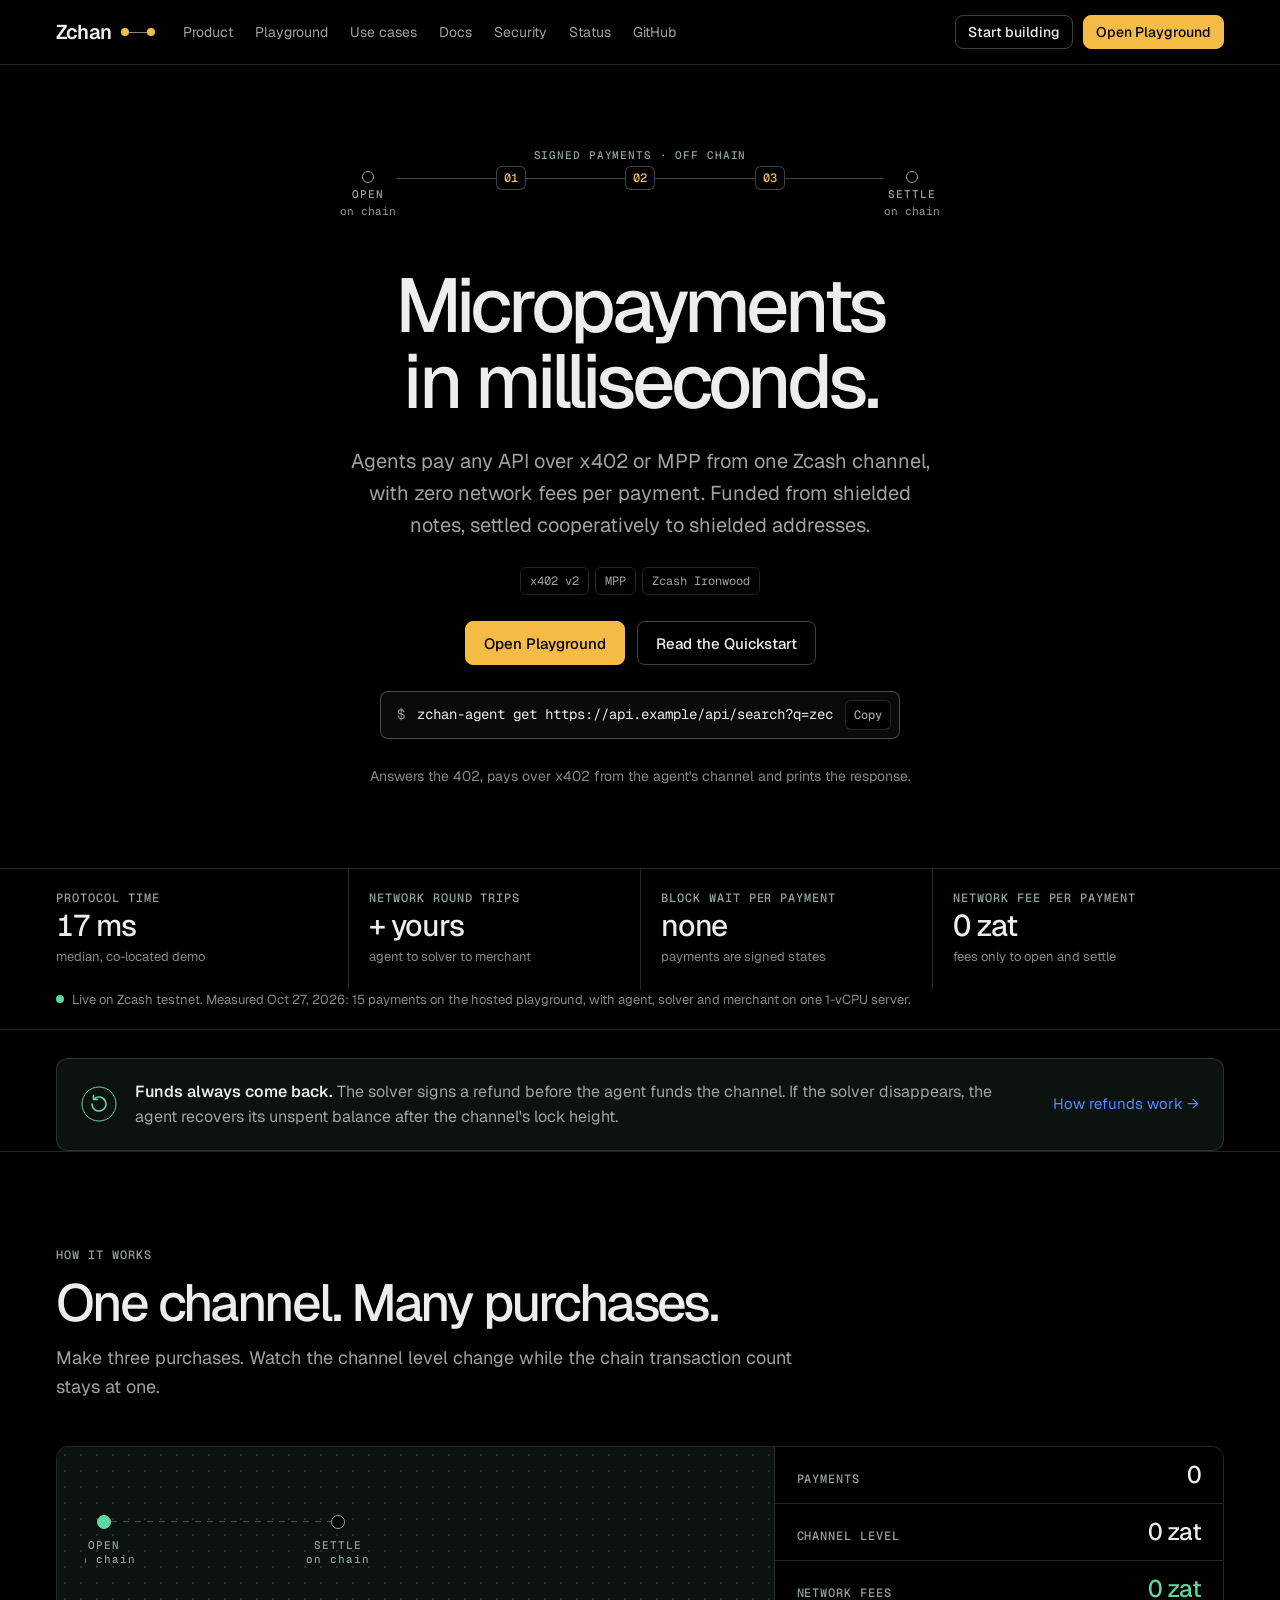
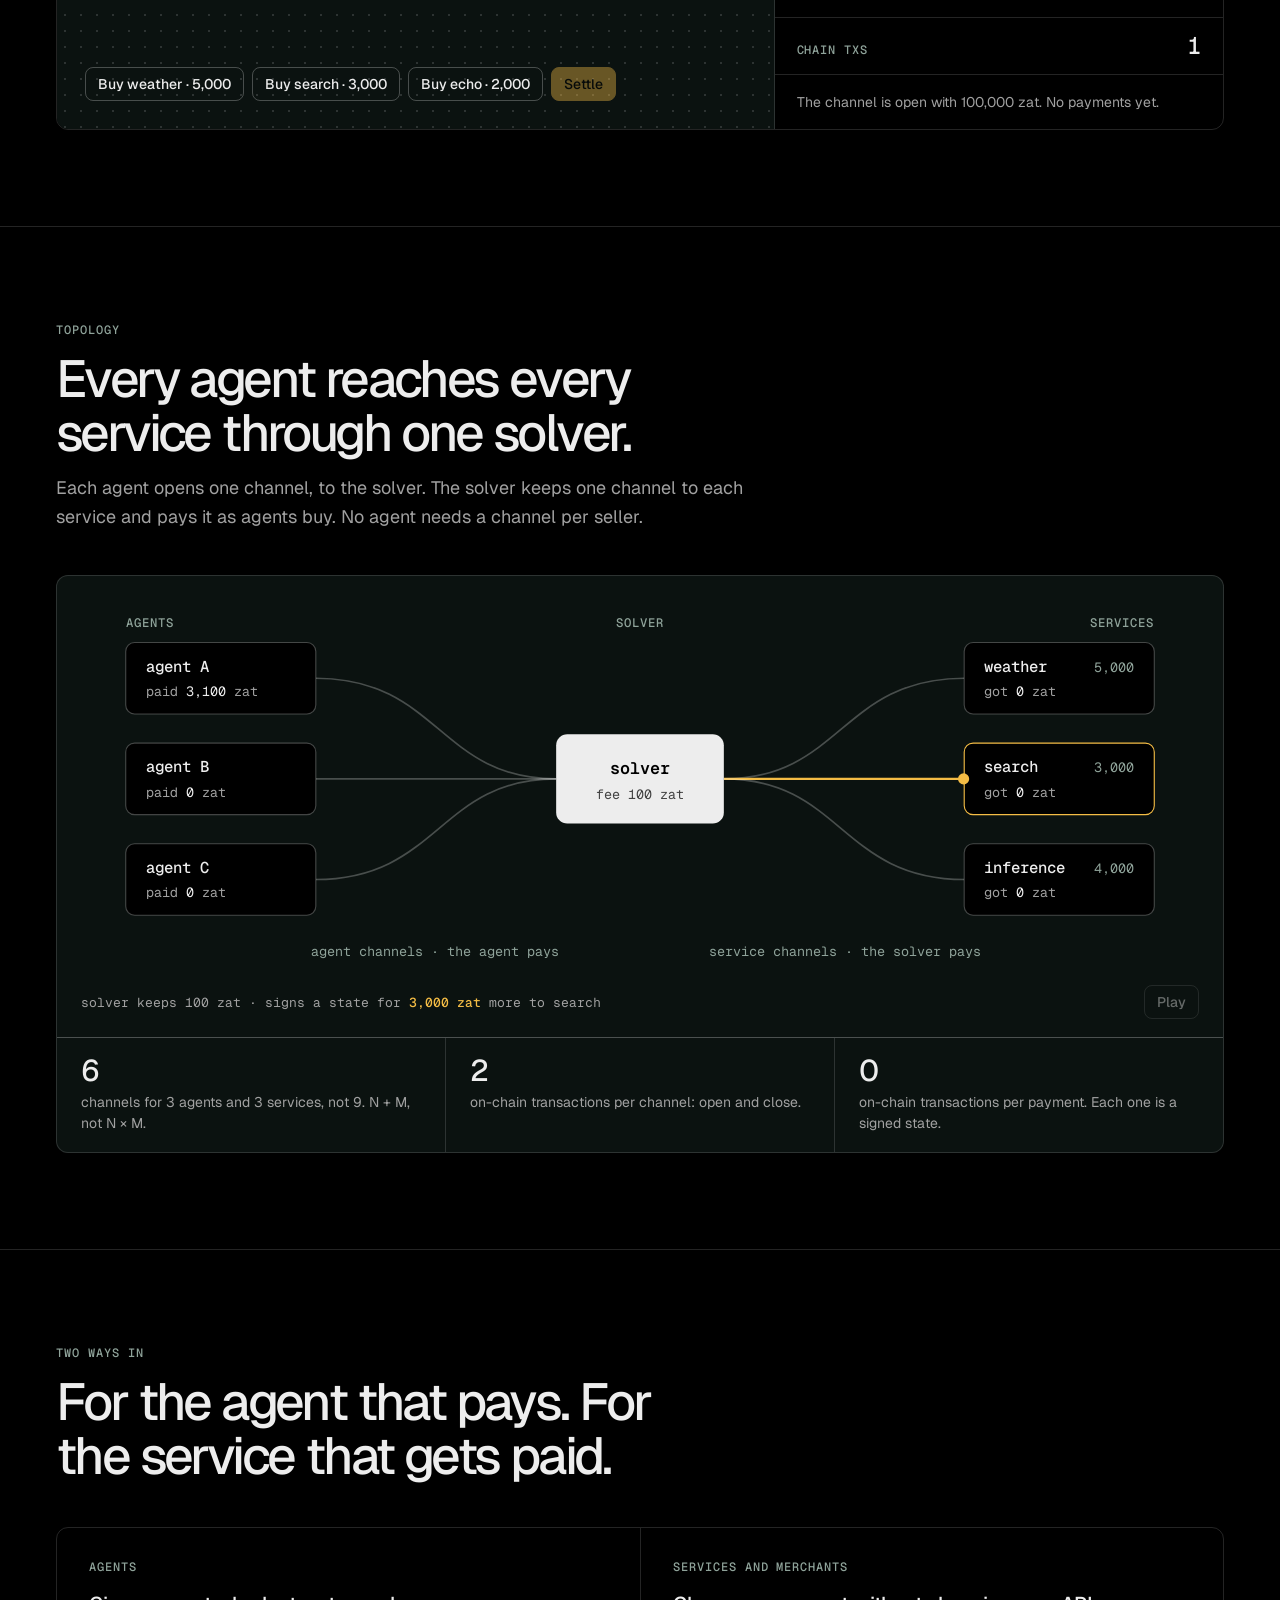
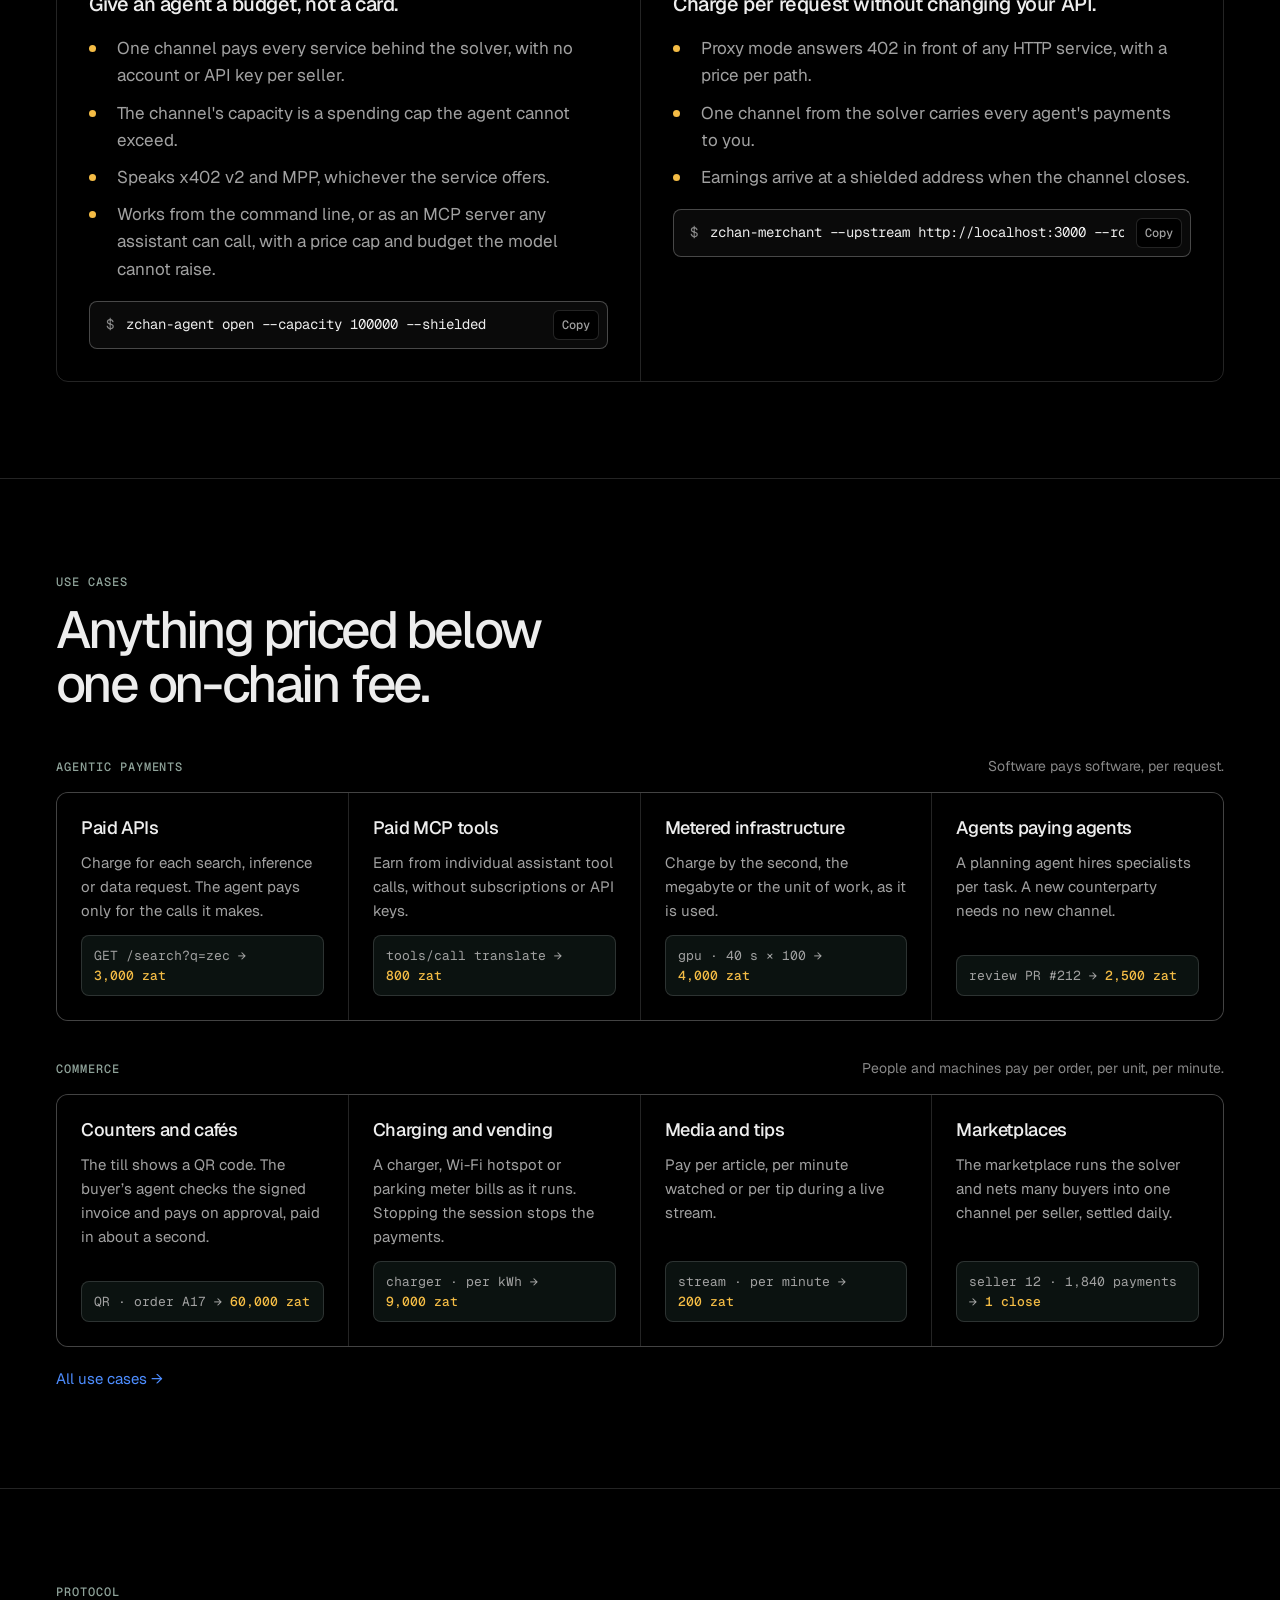
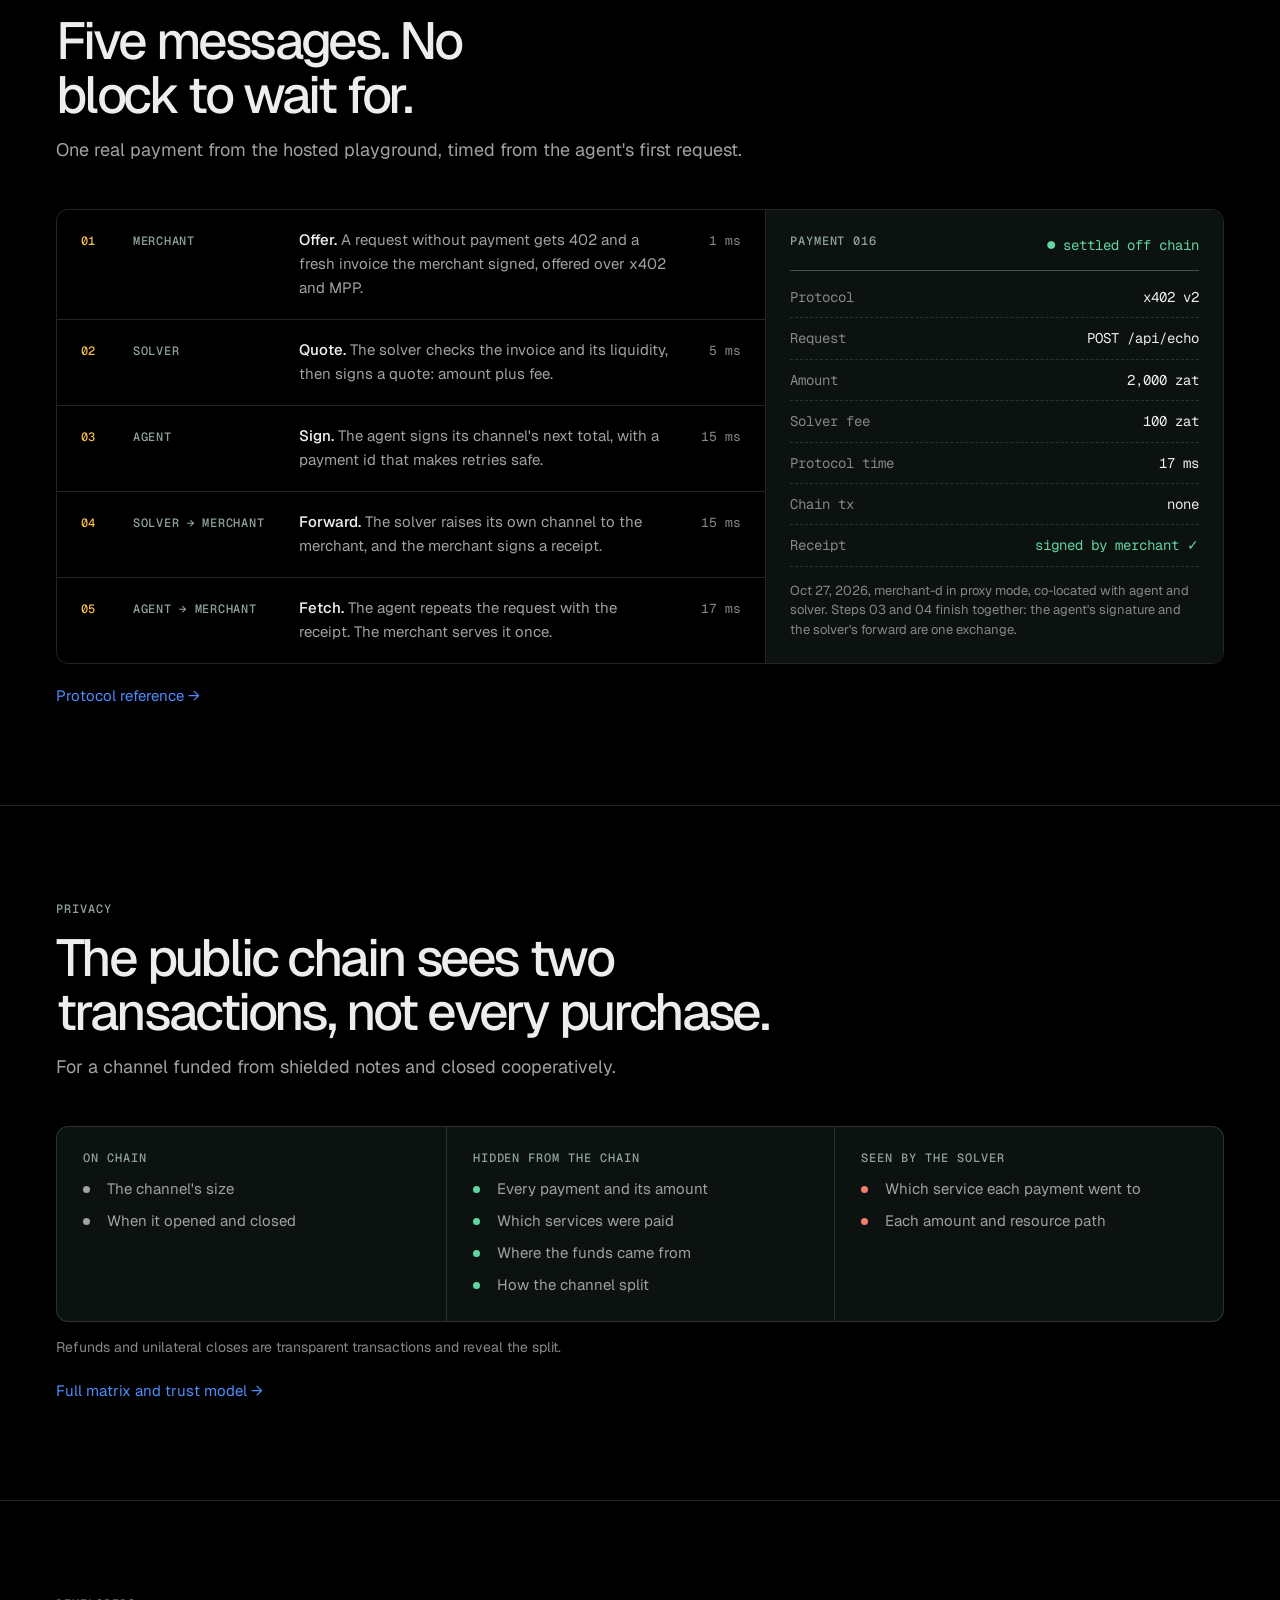
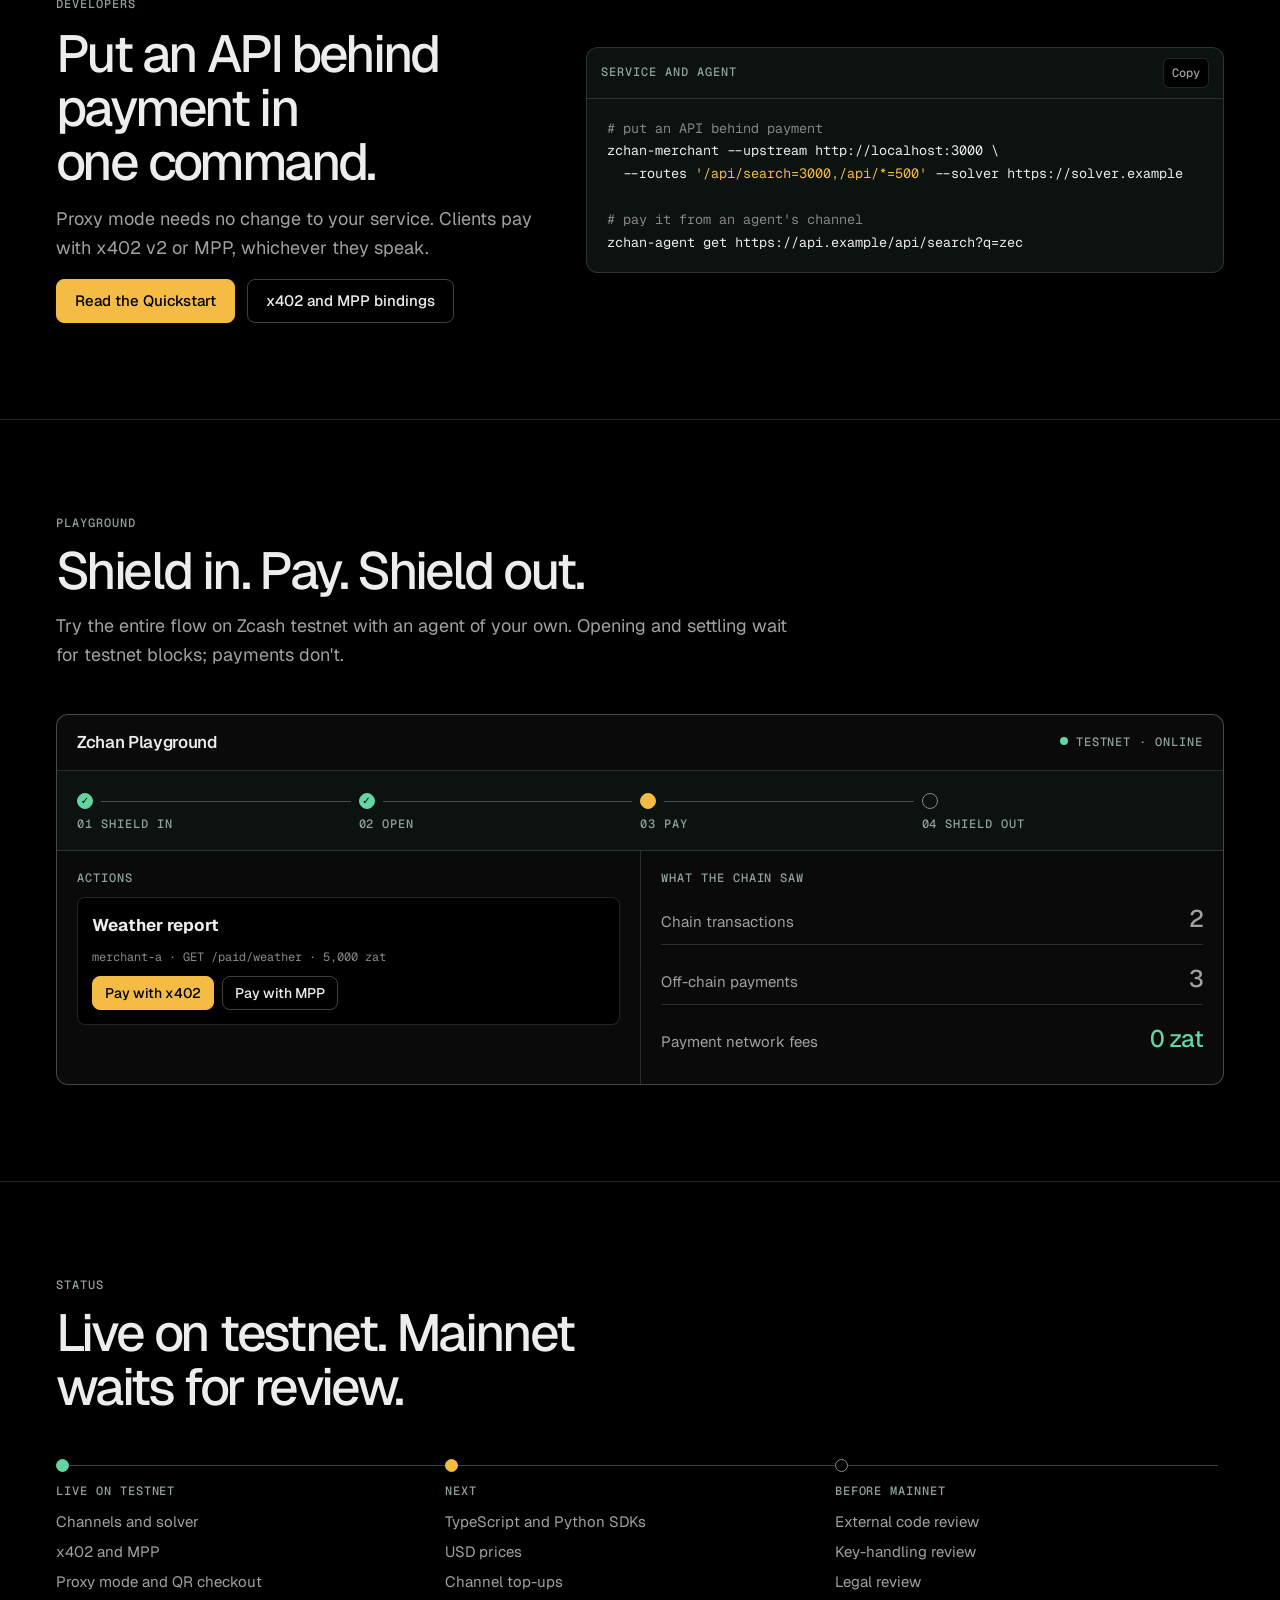
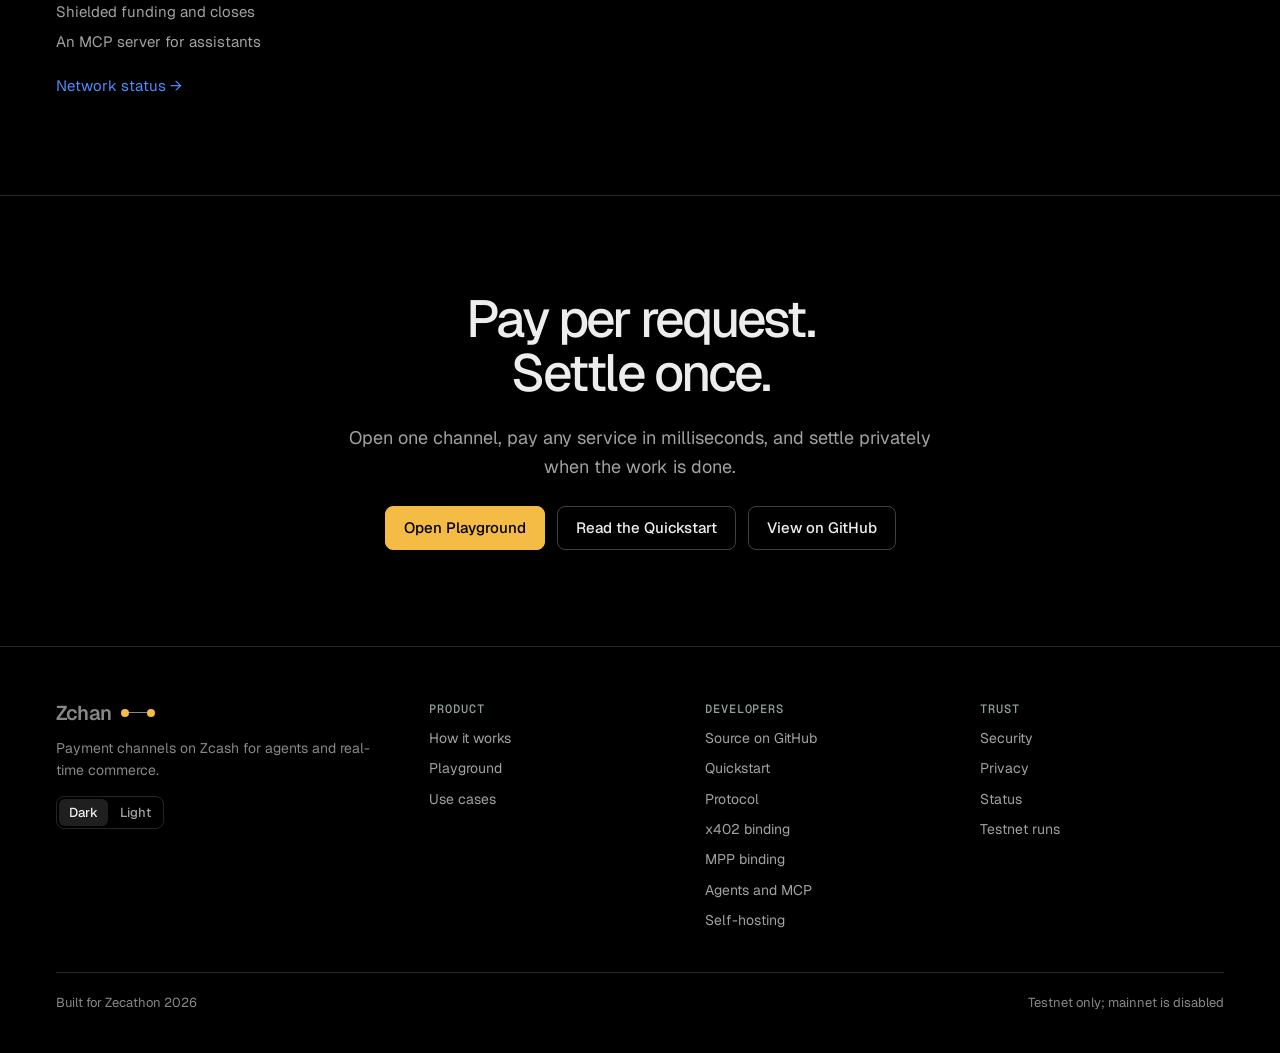
<file: site/index.html>
<!doctype html>
<html lang="en">
<meta charset="utf-8">
<meta name="viewport" content="width=device-width,initial-scale=1,viewport-fit=cover">
<title>Zchan</title>
<meta name="claude:viewport-fit-sides" content="cover">
<meta name="description" content="Micropayments in milliseconds: agents pay any API over x402 or MPP from one Zcash channel, with zero network fees per payment.">
<link rel="canonical" href="https://zchan.cash/">
<meta property="og:type" content="website">
<meta property="og:site_name" content="Zchan">
<meta property="og:url" content="https://zchan.cash/">
<meta property="og:title" content="Zchan: micropayments in milliseconds">
<meta property="og:description" content="Agents pay any API over x402 or MPP from one Zcash channel, with zero network fees per payment. Funded from shielded notes, settled cooperatively to shielded addresses.">
<meta property="og:image" content="https://zchan.cash/og.png">
<meta property="og:image:width" content="1200">
<meta property="og:image:height" content="630">
<meta property="og:image:alt" content="Zchan: a payment channel rail from open to settle, with signed payments in between.">
<meta name="twitter:card" content="summary_large_image">
<meta name="twitter:title" content="Zchan: micropayments in milliseconds">
<meta name="twitter:description" content="Agents pay any API over x402 or MPP from one Zcash channel, with zero network fees per payment.">
<meta name="twitter:image" content="https://zchan.cash/og.png">
<link rel="icon" href="data:image/svg+xml,%3Csvg xmlns='http://www.w3.org/2000/svg' viewBox='0 0 24 24'%3E%3Crect width='24' height='24' rx='5' fill='%23000'/%3E%3Cpath d='M5 6h14L5 18h14' fill='none' stroke='%23EDEDED' stroke-width='1.6' stroke-linejoin='round'/%3E%3Ccircle cx='5' cy='6' r='2.2' fill='%23F4BC45'/%3E%3Ccircle cx='19' cy='18' r='2.2' fill='%23F4BC45'/%3E%3C/svg%3E">
<link rel="preconnect" href="https://fonts.googleapis.com">
<link rel="preconnect" href="https://fonts.gstatic.com" crossorigin>
<link rel="stylesheet" href="https://fonts.googleapis.com/css2?family=Geist:wght@300..700&family=Geist+Mono:wght@400;500&display=swap">
<style>
/* Layout: one centered 1200px column on a 1px grid. Sections are connected bordered
   grids, not floating cards; the state rail (open, signed payments, settle) recurs as the
   product graphic. Black ground for hero and navigation, deep pine inside diagrams and
   trust panels, sage for labels, gold only for signed payment states and the one action. */
:root {
  --bg: #000000; --raise: #0A0A0A; --card: #1F1F1F; --pine: #0B1210;
  --line: rgba(255,255,255,.14); --line-hi: rgba(255,255,255,.25);
  --fg: #EDEDED; --fg2: #A1A1A1; --fg3: #878787; --sage: #8FA39A;
  --gold: #F4BC45; --gold-text: #F4BC45; --on-gold: #000000;
  --mint: #62D5A0; --blue: #4D8DFF; --coral: #F27D68;
  --sans: "Geist", ui-sans-serif, system-ui, -apple-system, "Segoe UI", sans-serif;
  --mono: "Geist Mono", ui-monospace, "SF Mono", Menlo, Consolas, monospace;
  color-scheme: dark;
}
:root[data-theme="light"] {
  --bg: #FFFFFF; --raise: #FAFAFA; --card: #F2F2F2; --pine: #F1F5F2; --line: #EAEAEA; --line-hi: #CFCFCF;
  --fg: #171717; --fg2: #666666; --fg3: #737373; --sage: #5D7167;
  --gold: #F4BC45; --gold-text: #B97700; --on-gold: #171717;
  --mint: #1A8754; --blue: #2563EB; --coral: #C8432B;
  color-scheme: light;
}

* { box-sizing: border-box; }
body { margin: 0; background: var(--bg); color: var(--fg); font: 17px/1.6 var(--sans); -webkit-font-smoothing: antialiased; }
body::before { content: ""; position: fixed; inset: 0 0 auto; height: env(safe-area-inset-top, 0px); z-index: 10; background: var(--bg); }
a { color: inherit; }
a:focus-visible, button:focus-visible, summary:focus-visible, [tabindex]:focus-visible { outline: 2px solid var(--blue); outline-offset: 2px; border-radius: 6px; }
p { margin: 0; }
h1, h2, h3 { margin: 0; font-weight: 480; text-wrap: balance; }
h1 { font-size: clamp(44px, 7.2vw, 76px); line-height: 1; letter-spacing: -0.055em; }
h2 { font-size: clamp(32px, 4.6vw, 52px); line-height: 1.04; letter-spacing: -0.05em; }
h3 { font-size: 20px; line-height: 1.25; letter-spacing: -0.02em; font-weight: 520; }
code { font-family: var(--mono); }
.label { font: 500 12px/1.2 var(--mono); letter-spacing: 0.08em; text-transform: uppercase; color: var(--sage); }
.wrap { max-width: 1200px; margin: 0 auto; padding-left: max(16px, env(safe-area-inset-left, 0px)); padding-right: max(16px, env(safe-area-inset-right, 0px)); }
section { border-top: 1px solid var(--line); }
.band { padding-block: 96px; }
.head { display: grid; grid-template-columns: minmax(0, 1fr); gap: 14px; max-width: 760px; margin-bottom: 44px; }
.head p { color: var(--fg2); font-size: 18px; max-width: 62ch; }
.more { display: inline-flex; gap: 6px; margin-top: 20px; font-size: 15px; color: var(--blue); text-decoration: none; }
.more:hover { text-decoration: underline; }

/* Buttons and commands */
.btn { display: inline-flex; align-items: center; justify-content: center; gap: 8px; height: 44px; padding: 0 18px; border-radius: 8px; border: 1px solid var(--line-hi); background: transparent; color: var(--fg); font: 500 15px/1 var(--sans); text-decoration: none; cursor: pointer; transition: border-color .12s, background-color .12s; white-space: nowrap; }
.btn:hover { border-color: var(--fg3); background: var(--raise); }
.btn:disabled { opacity: .4; cursor: not-allowed; }
.btn.primary { background: var(--gold); border-color: var(--gold); color: var(--on-gold); }
.btn.primary:hover { filter: brightness(1.06); background: var(--gold); }
.btn.sm { height: 34px; padding: 0 12px; font-size: 14px; }
.cmd { display: flex; align-items: center; gap: 12px; max-width: 100%; min-width: 0; border: 1px solid var(--line-hi); border-radius: 8px; padding: 8px 8px 8px 16px; background: var(--raise); font: 14px/1.4 var(--mono); }
.cmd .p { color: var(--fg3); }
.cmd code { overflow-x: auto; white-space: nowrap; min-width: 0; flex: 1; text-align: left; scrollbar-width: none; }
.copy { flex: none; height: 30px; padding: 0 8px; border-radius: 6px; border: 1px solid var(--line); background: var(--bg); color: var(--fg2); font: 500 12px/1 var(--mono); cursor: pointer; transition: color .12s, border-color .12s; }
.copy:hover { color: var(--fg); border-color: var(--line-hi); }
.copy.done { color: var(--mint); border-color: var(--mint); }

/* Header */
header.top { position: sticky; top: env(safe-area-inset-top, 0px); z-index: 20; background: color-mix(in srgb, var(--bg) 88%, transparent); backdrop-filter: saturate(1.4) blur(10px); -webkit-backdrop-filter: saturate(1.4) blur(10px); border-bottom: 1px solid var(--line); }
header.top .wrap { display: flex; align-items: center; gap: 28px; height: 64px; }
.mark { display: inline-flex; align-items: center; gap: 10px; text-decoration: none; }
.mark b { font: 600 20px/1 var(--sans); letter-spacing: -0.04em; }
.glyph { display: inline-block; width: 34px; height: 10px; position: relative; }
.glyph::before { content: ""; position: absolute; left: 4px; right: 4px; top: 4.5px; height: 1px; background: var(--fg3); }
.glyph::after { content: ""; position: absolute; left: 0; top: 1px; width: 8px; height: 8px; border-radius: 50%; background: var(--gold); box-shadow: 26px 0 0 var(--gold); }
nav.links { display: flex; gap: 22px; font-size: 14px; }
nav.links a { color: var(--fg2); text-decoration: none; transition: color .12s; }
nav.links a:hover { color: var(--fg); }
.top .right { margin-left: auto; display: flex; gap: 10px; align-items: center; }
details.menu { display: none; position: relative; }
details.menu summary { list-style: none; cursor: pointer; height: 34px; padding: 0 12px; border: 1px solid var(--line-hi); border-radius: 8px; display: flex; align-items: center; font-size: 14px; }
details.menu summary::-webkit-details-marker { display: none; }
details.menu .panel { position: absolute; right: 0; top: 42px; width: min(260px, calc(100vw - 32px)); background: var(--raise); border: 1px solid var(--line-hi); border-radius: 12px; padding: 8px; display: grid; }
details.menu .panel a { padding: 10px 12px; border-radius: 6px; text-decoration: none; color: var(--fg); font-size: 15px; }
details.menu .panel a:hover { background: var(--card); }

/* Hero, with the labeled state rail. Its payments light once on load. */
.hero { border-top: 0; padding-block: 84px 80px; text-align: center; }
.hero .wrap { display: grid; grid-template-columns: minmax(0, 1fr); gap: 26px; justify-items: center; }
.hrail { width: 100%; max-width: 600px; display: grid; grid-template-columns: auto minmax(0, 1fr) auto; align-items: end; gap: 0; margin-bottom: 24px; }
.hrail .cap { display: grid; gap: 6px; justify-items: center; }
.hrail .cap b { font: 500 11px/1 var(--mono); letter-spacing: .1em; color: var(--fg2); }
.hrail .cap small { font: 11px/1 var(--mono); color: var(--sage); }
.hrail .cap i { width: 12px; height: 12px; border-radius: 50%; border: 1px solid var(--fg2); background: var(--bg); }
.hrail .mid { display: grid; gap: 10px; justify-items: center; }
.hrail .mid .label { font-size: 11px; }
.hrail .line { width: 100%; display: flex; align-items: center; height: 12px; }
.hrail .seg { flex: 1; height: 1px; background: var(--line-hi); }
.hrail .st { flex: none; font: 500 12px/1 var(--mono); color: var(--gold-text); border: 1px solid var(--line-hi); border-radius: 6px; padding: 5px 7px; background: var(--bg); animation: lit 1.1s ease-out 1 both; }
.hrail .st:nth-of-type(2) { animation-delay: .5s; }
.hrail .st:nth-of-type(4) { animation-delay: 1s; }
.hrail .st:nth-of-type(6) { animation-delay: 1.5s; }
@keyframes lit {
  0% { color: var(--fg3); border-color: var(--line); background: var(--bg); }
  25%, 55% { color: var(--on-gold); border-color: var(--gold); background: var(--gold); }
  100% { color: var(--gold-text); border-color: var(--line-hi); background: var(--bg); }
}
.hero .sub { font-size: 20px; color: var(--fg2); max-width: 46ch; }
.chips { display: flex; flex-wrap: wrap; gap: 6px; justify-content: center; }
.chip { font: 12px/1 var(--mono); color: var(--fg2); border: 1px solid var(--line); border-radius: 6px; padding: 7px 9px; }
.cta { display: flex; gap: 12px; flex-wrap: wrap; justify-content: center; }
.cmd-note { font-size: 14px; color: var(--fg3); }
.cmd-note a { color: var(--blue); text-decoration: none; }

/* Evidence strip */
.evidence { border-top: 1px solid var(--line); border-bottom: 1px solid var(--line); }
.evidence .grid { display: grid; grid-template-columns: repeat(4, minmax(0, 1fr)); }
.evidence .cell { padding: 22px 20px; border-left: 1px solid var(--line); display: grid; gap: 6px; align-content: start; }
.evidence .cell:first-child { border-left: 0; padding-left: 0; }
.evidence .v { font: 480 30px/1 var(--sans); letter-spacing: -0.04em; font-variant-numeric: tabular-nums; }
.evidence .q { font-size: 13px; color: var(--fg3); }
.dot { display: inline-block; width: 8px; height: 8px; border-radius: 50%; background: var(--mint); margin-right: 8px; vertical-align: 1px; }
.evidence .foot { font-size: 13px; color: var(--fg3); padding-block: 0 18px; }

/* Funds always come back */
.assure { border-top: 0; padding-block: 28px 0; }
.assure .box { display: grid; grid-template-columns: auto minmax(0, 1fr) auto; gap: 18px; align-items: center; background: var(--pine); border: 1px solid var(--line); border-radius: 12px; padding: 20px 24px; }
.assure svg { width: 36px; height: 36px; }
.assure p { color: var(--fg2); font-size: 16px; }
.assure p b { color: var(--fg); font-weight: 560; }
.assure a { color: var(--blue); text-decoration: none; font-size: 15px; white-space: nowrap; }

/* One channel, many purchases */
.lab { display: grid; grid-template-columns: minmax(0, 1.6fr) minmax(0, 1fr); border: 1px solid var(--line); border-radius: 12px; overflow: hidden; }
.lab .stage { padding: 28px; display: grid; grid-template-columns: minmax(0, 1fr); gap: 20px; align-content: space-between; border-right: 1px solid var(--line); min-width: 0; background-color: var(--pine); background-image: radial-gradient(var(--line) 1px, transparent 1px); background-size: 16px 16px; }
.track { overflow-x: auto; padding: 40px 12px 48px; }
.chain { display: flex; align-items: center; min-width: max-content; }
.chain .end { position: relative; width: 14px; height: 14px; border-radius: 50%; border: 1px solid var(--fg2); background: var(--bg); flex: none; }
.chain .end.on { border-color: var(--mint); background: var(--mint); }
.chain .end small { position: absolute; top: 22px; left: 50%; transform: translateX(-50%); font: 500 11px/1.3 var(--mono); letter-spacing: .08em; color: var(--sage); white-space: nowrap; text-align: center; }
.chain .seg { width: 64px; height: 1px; background: var(--line-hi); flex: none; transition: height .4s, background-color .4s, width .4s; }
.chain .gap { width: 220px; height: 1px; flex: none; background: repeating-linear-gradient(90deg, var(--line-hi) 0 6px, transparent 6px 12px); }
.chain .node { position: relative; flex: none; width: 14px; height: 14px; border-radius: 50%; background: var(--gold); animation: pop .18s ease-out; }
.chain .node small { position: absolute; top: 22px; left: 50%; transform: translateX(-50%); font: 11px/1 var(--mono); color: var(--fg3); white-space: nowrap; font-variant-numeric: tabular-nums; }
.chain.settled .node { background: var(--mint); width: 6px; height: 6px; }
.chain.settled .node small { display: none; }
.chain.settled .seg { width: 24px; height: 3px; background: var(--mint); }
@keyframes pop { from { transform: scale(.2); } to { transform: scale(1); } }
.buy { display: flex; gap: 8px; flex-wrap: wrap; }
.lab .side { display: grid; align-content: start; }
.stat { display: flex; justify-content: space-between; align-items: baseline; gap: 12px; padding: 16px 22px; border-bottom: 1px solid var(--line); }
.stat .v { font: 480 24px/1 var(--sans); letter-spacing: -0.03em; font-variant-numeric: tabular-nums; }
.stat .v.good { color: var(--mint); }
.lab .note { padding: 16px 22px; font-size: 14px; color: var(--fg2); }

/* Topology */
.topo { background: var(--pine); border: 1px solid var(--line); border-radius: 12px; overflow: hidden; }
.topo-fig { padding: 24px 24px 4px; }
.topo svg { display: block; width: 100%; height: auto; }
.topo svg.tall { display: none; max-width: 420px; margin: 0 auto; }
.topo .h { font: 500 11px var(--mono); letter-spacing: .08em; fill: var(--sage); }
.topo .t { font: 500 14px var(--mono); fill: var(--fg); }
.topo .tall .t { font-size: 13px; }
.topo .s { font: 12px var(--mono); fill: var(--fg2); font-variant-numeric: tabular-nums; }
.topo .tall .s { font-size: 11px; }
.topo .s .v { fill: var(--fg); }
.topo .d { font: 12px var(--mono); fill: var(--sage); }
.topo .box { fill: var(--bg); stroke: var(--line-hi); transition: stroke .2s; }
.topo .box.live { stroke: var(--gold); }
.topo .core { fill: var(--fg); }
.topo .core-t { font: 600 15px var(--mono); fill: var(--bg); }
.topo .core-s { font: 12px var(--mono); fill: var(--bg); opacity: .72; }
.topo .edge { stroke: var(--line-hi); stroke-width: 1.5; fill: none; transition: stroke .2s; }
.topo .edge.live { stroke: var(--gold); stroke-width: 2; }
.topo .dot { fill: var(--gold); opacity: 0; }
.topo-foot { display: flex; align-items: center; justify-content: space-between; gap: 12px; padding: 12px 24px 18px; flex-wrap: wrap; }
.topo-log { margin: 0; font: 13px/1.5 var(--mono); color: var(--fg2); min-width: 0; }
.topo-log b { color: var(--gold-text); font-weight: 500; }
.topo-facts { display: grid; grid-template-columns: repeat(3, minmax(0, 1fr)); gap: 1px; background: var(--line); border-top: 1px solid var(--line); }
.topo-facts div { background: var(--pine); padding: 18px 24px; display: grid; gap: 6px; align-content: start; min-width: 0; }
.topo-facts b { font: 480 30px/1 var(--sans); letter-spacing: -0.04em; color: var(--fg); }
.topo-facts span { font-size: 14px; line-height: 1.5; color: var(--fg2); }
@media (max-width: 700px) {
  .topo svg.wide { display: none; }
  .topo svg.tall { display: block; }
  .topo-fig { padding: 18px 12px 0; }
  .topo-foot, .topo-facts div { padding-inline: 16px; }
  .topo-facts { grid-template-columns: minmax(0, 1fr); }
  .topo-facts div { grid-template-columns: 44px minmax(0, 1fr); align-items: baseline; gap: 10px; padding-block: 14px; }
  .topo-facts b { font-size: 24px; }
}

/* Entry paths */
.paths { display: grid; grid-template-columns: repeat(2, minmax(0, 1fr)); border: 1px solid var(--line); border-radius: 12px; overflow: hidden; }
.path { padding: 32px; display: grid; grid-template-columns: minmax(0, 1fr); gap: 18px; align-content: start; min-width: 0; }
.path + .path { border-left: 1px solid var(--line); }
.path ul { margin: 0; padding: 0; list-style: none; display: grid; gap: 10px; color: var(--fg2); }
.path li { display: grid; grid-template-columns: 18px minmax(0, 1fr); gap: 10px; }
.path li::before { content: ""; width: 7px; height: 7px; margin-top: 10px; border-radius: 50%; background: var(--gold); }

/* Use cases: two groups, each a 1px connected grid */
.casegroups { display: grid; gap: 36px; }
.cg { display: grid; gap: 14px; }
.cg .gh { display: flex; align-items: baseline; justify-content: space-between; gap: 6px 16px; flex-wrap: wrap; }
.cg .gh p { color: var(--fg3); font-size: 14px; margin: 0; }
.cases { display: grid; grid-template-columns: repeat(4, minmax(0, 1fr)); gap: 1px; background: var(--line); border: 1px solid var(--line); border-radius: 12px; overflow: hidden; }
.case { padding: 24px; display: grid; grid-template-rows: auto 1fr auto; gap: 12px; min-width: 0; background: var(--bg); }
.case .meterline { white-space: normal; }
.case .meterline b { white-space: nowrap; }
.case h3 { font-size: 18px; }
.case p { color: var(--fg2); font-size: 15px; }
.meterline { font: 13px/1.5 var(--mono); background: var(--pine); border: 1px solid var(--line); border-radius: 8px; padding: 10px 12px; color: var(--fg2); overflow-x: auto; white-space: nowrap; }
.meterline b { color: var(--gold-text); font-weight: 500; }

/* Protocol */
.proto { display: grid; grid-template-columns: minmax(0, 1.55fr) minmax(0, 1fr); border: 1px solid var(--line); border-radius: 12px; overflow: hidden; }
.steps { display: grid; border-right: 1px solid var(--line); }
.step { display: grid; grid-template-columns: 36px 150px minmax(0, 1fr) 56px; gap: 16px; align-items: baseline; padding: 18px 24px; border-bottom: 1px solid var(--line); }
.step:last-child { border-bottom: 0; }
.step .n { font: 500 12px/1 var(--mono); color: var(--gold-text); }
.step .who { font: 500 12px/1.3 var(--mono); color: var(--sage); text-transform: uppercase; letter-spacing: .06em; }
.step p { color: var(--fg2); font-size: 15px; }
.step p b { color: var(--fg); font-weight: 520; }
.step .t { font: 13px/1 var(--mono); color: var(--fg3); text-align: right; font-variant-numeric: tabular-nums; }
.proof { padding: 24px; display: grid; align-content: start; font-family: var(--mono); font-size: 14px; background: var(--pine); }
.proof .ph { display: flex; justify-content: space-between; gap: 12px; padding-bottom: 14px; border-bottom: 1px solid var(--line-hi); margin-bottom: 6px; }
.proof .r { display: flex; justify-content: space-between; gap: 16px; padding: 9px 0; border-bottom: 1px dashed var(--line); }
.proof .r span:first-child { color: var(--fg3); }
.proof .r span:last-child { text-align: right; }
.ok { color: var(--mint); }
.proof .cap { margin-top: 14px; font: 13px/1.5 var(--sans); color: var(--fg3); }

/* Privacy summary */
.priv { display: grid; grid-template-columns: repeat(3, minmax(0, 1fr)); border: 1px solid var(--line); border-radius: 12px; overflow: hidden; background: var(--pine); }
.priv .col { padding: 24px 26px; display: grid; gap: 12px; align-content: start; }
.priv .col + .col { border-left: 1px solid var(--line); }
.priv ul { margin: 0; padding: 0; list-style: none; display: grid; gap: 8px; color: var(--fg2); font-size: 15px; }
.priv li { display: grid; grid-template-columns: 16px minmax(0, 1fr); gap: 8px; }
.priv li::before { content: ""; width: 7px; height: 7px; margin-top: 9px; border-radius: 50%; }
.priv .seen li::before { background: var(--fg2); }
.priv .hidden li::before { background: var(--mint); }
.priv .solver li::before { background: var(--coral); }
.priv-note { margin-top: 14px; font-size: 14px; color: var(--fg3); }

/* Quickstart */
.quick { display: grid; grid-template-columns: minmax(0, 1fr) minmax(0, 1.3fr); gap: 40px; align-items: center; }
.quick .intro { display: grid; grid-template-columns: minmax(0, 1fr); gap: 16px; }
.quick .intro p { color: var(--fg2); font-size: 18px; }
.quick .cta { justify-content: flex-start; }
.term { border: 1px solid var(--line); border-radius: 12px; overflow: hidden; background: var(--pine); min-width: 0; }
.term .tl { display: flex; justify-content: space-between; align-items: center; gap: 12px; padding: 10px 14px; border-bottom: 1px solid var(--line); }
.term pre { margin: 0; padding: 18px 20px; overflow-x: auto; font: 13.5px/1.7 var(--mono); }
.term .c { color: var(--fg3); }
.term .g { color: var(--gold-text); }

/* Playground preview */
.instrument { border: 1px solid var(--line-hi); border-radius: 12px; overflow: hidden; background: var(--raise); }
.instrument .bar { display: flex; justify-content: space-between; align-items: center; gap: 12px; padding: 14px 20px; border-bottom: 1px solid var(--line); flex-wrap: wrap; }
.instrument .bar b { font-weight: 560; letter-spacing: -0.02em; }
.progress { display: grid; grid-template-columns: repeat(4, minmax(0, 1fr)); padding: 22px 20px 18px; border-bottom: 1px solid var(--line); background: var(--pine); }
.progress div { display: grid; gap: 8px; justify-items: start; position: relative; }
.progress div::after { content: ""; position: absolute; left: 24px; right: 8px; top: 8px; height: 1px; background: var(--line-hi); }
.progress div:last-child::after { display: none; }
.progress i { width: 16px; height: 16px; border-radius: 50%; border: 1px solid var(--fg3); font-style: normal; font-size: 10px; line-height: 14px; text-align: center; background: var(--pine); position: relative; z-index: 1; }
.progress .d i { background: var(--mint); border-color: var(--mint); color: var(--bg); }
.progress .a i { background: var(--gold); border-color: var(--gold); }
.panes { display: grid; grid-template-columns: repeat(2, minmax(0, 1fr)); }
.pane { padding: 20px; display: grid; gap: 12px; align-content: start; min-width: 0; }
.pane + .pane { border-left: 1px solid var(--line); }
.pane .stat { padding: 10px 0; font-size: 15px; color: var(--fg2); }
.pane .stat:last-child { border-bottom: 0; }
.api { border: 1px solid var(--line); border-radius: 8px; padding: 14px; display: grid; gap: 10px; background: var(--bg); }
.api .m { font: 12px/1.4 var(--mono); color: var(--fg3); }
.api .buy a { text-decoration: none; }

/* Status rail */
.stages { display: grid; grid-template-columns: repeat(3, minmax(0, 1fr)); position: relative; }
.stages::before { content: ""; position: absolute; left: 6px; right: 6px; top: 6px; height: 1px; background: var(--line-hi); }
.stg { display: grid; gap: 12px; align-content: start; padding-right: 24px; position: relative; }
.stg i { width: 13px; height: 13px; border-radius: 50%; border: 1px solid var(--fg3); background: var(--bg); position: relative; z-index: 1; }
.stg.live i { background: var(--mint); border-color: var(--mint); }
.stg.next i { background: var(--gold); border-color: var(--gold); }
.stg ul { margin: 0; padding: 0; list-style: none; display: grid; gap: 6px; color: var(--fg2); font-size: 15px; }

/* Final call to action */
.final { text-align: center; }
.final .wrap { display: grid; grid-template-columns: minmax(0, 1fr); justify-items: center; gap: 24px; }
.final p { color: var(--fg2); font-size: 18px; max-width: 52ch; }

/* Footer */
footer { border-top: 1px solid var(--line); padding-block: 56px 40px; }
footer .cols { display: grid; grid-template-columns: 1.4fr repeat(3, minmax(0, 1fr)); gap: 32px; }
footer h4 { margin: 0 0 12px; font: 500 12px/1 var(--mono); letter-spacing: .08em; text-transform: uppercase; color: var(--sage); }
footer ul { margin: 0; padding: 0; list-style: none; display: grid; gap: 8px; font-size: 14px; }
footer ul a { color: var(--fg2); text-decoration: none; }
footer ul a:hover { color: var(--fg); }
footer .about { display: grid; gap: 14px; color: var(--fg3); font-size: 14px; align-content: start; }
.theme { display: inline-flex; border: 1px solid var(--line); border-radius: 8px; padding: 2px; gap: 2px; width: max-content; }
.theme button { border: 0; background: transparent; color: var(--fg2); font: 500 13px/1 var(--sans); padding: 7px 10px; border-radius: 6px; cursor: pointer; }
.theme button[aria-pressed="true"] { background: var(--card); color: var(--fg); }
footer .base { margin-top: 40px; padding-top: 20px; border-top: 1px solid var(--line); display: flex; justify-content: space-between; gap: 12px; flex-wrap: wrap; font-size: 13px; color: var(--fg3); }

@media (max-width: 960px) {
  nav.links, .top .right .btn:not(.primary) { display: none; }
  details.menu { display: block; }
  .lab, .proto, .paths, .cases, .priv, .panes, .quick { grid-template-columns: minmax(0, 1fr); }
  .lab .stage, .steps { border-right: 0; border-bottom: 1px solid var(--line); }
  .cases { grid-template-columns: repeat(2, minmax(0, 1fr)); }
  .path + .path, .priv .col + .col, .pane + .pane { border-left: 0; border-top: 1px solid var(--line); }
  .evidence .grid { grid-template-columns: repeat(2, minmax(0, 1fr)); }
  .evidence .cell:nth-child(3) { border-left: 0; padding-left: 0; }
  .evidence .cell:nth-child(n+3) { border-top: 1px solid var(--line); }
  .stages { grid-template-columns: minmax(0, 1fr); gap: 24px; }
  .stages::before { left: 6px; right: auto; top: 6px; bottom: 6px; width: 1px; height: auto; }
  .stg { grid-template-columns: 13px minmax(0, 1fr); gap: 8px 14px; }
  .stg ul { grid-column: 2; }
  footer .cols { grid-template-columns: repeat(2, minmax(0, 1fr)); }
  footer .about { grid-column: 1 / -1; }
}
@media (max-width: 600px) {
  body { font-size: 16px; }
  .band { padding-block: 64px; }
  .hero { padding-block: 56px 56px; }
  .hero .sub, .head p, .final p, .quick .intro p { font-size: 17px; }
  .hrail .mid .label { font-size: 10px; }
  .assure .box { grid-template-columns: minmax(0, 1fr); gap: 10px; padding: 18px; }
  .assure svg { display: none; }
  .step { grid-template-columns: 28px minmax(0, 1fr) 48px; gap: 6px 12px; padding: 16px 18px; }
  .step .n { grid-column: 1; grid-row: 1; }
  .step .who { grid-column: 2; grid-row: 1; }
  .step .t { grid-column: 3; grid-row: 1; }
  .step p { grid-column: 2 / 4; grid-row: 2; }
  .cases { grid-template-columns: minmax(0, 1fr); }
  .path, .priv .col { padding: 22px; }
  .case { padding: 18px 20px; grid-template-rows: auto auto; gap: 10px; }
  .case p { display: none; }
  .lab .stage { padding: 20px; }
}
@media (prefers-reduced-motion: reduce) {
  *, *::before, *::after { animation: none !important; transition: none !important; }
}
</style>

<header class="top">
  <div class="wrap">
    <a class="mark" href="#top" aria-label="Zchan home"><b>Zchan</b><span class="glyph" aria-hidden="true"></span></a>
    <nav class="links" aria-label="Site">
      <a href="#product">Product</a>
      <a href="https://zchan.cash/play">Playground</a>
      <a href="https://zchan.cash/docs/#use-cases">Use cases</a>
      <a href="https://zchan.cash/docs/#quickstart">Docs</a>
      <a href="https://zchan.cash/docs/#security">Security</a>
      <a href="https://zchan.cash/status/">Status</a>
      <a href="https://github.com/yinscode/zchan">GitHub</a>
    </nav>
    <div class="right">
      <a class="btn sm" href="https://zchan.cash/docs/#quickstart">Start building</a>
      <a class="btn sm primary" href="https://zchan.cash/play">Open Playground</a>
      <details class="menu">
        <summary aria-label="Menu">Menu</summary>
        <div class="panel">
          <a href="#product">Product</a>
          <a href="https://zchan.cash/play">Playground</a>
          <a href="https://zchan.cash/docs/#use-cases">Use cases</a>
          <a href="https://zchan.cash/docs/#quickstart">Docs</a>
          <a href="https://zchan.cash/docs/#security">Security</a>
          <a href="https://zchan.cash/status/">Status</a>
          <a href="https://github.com/yinscode/zchan">GitHub</a>
        </div>
      </details>
    </div>
  </div>
</header>

<main id="top">
  <section class="hero">
    <div class="wrap">
      <div class="hrail" aria-label="A channel: opened on chain, signed payments off chain, settled on chain">
        <div class="cap"><i></i><b>OPEN</b><small>on chain</small></div>
        <div class="mid" aria-hidden="true">
          <span class="label">Signed payments · off chain</span>
          <div class="line"><span class="seg"></span><span class="st">01</span><span class="seg"></span><span class="st">02</span><span class="seg"></span><span class="st">03</span><span class="seg"></span></div>
          <span style="height:23px"></span>
        </div>
        <div class="cap"><i></i><b>SETTLE</b><small>on chain</small></div>
      </div>
      <h1>Micropayments<br>in milliseconds.</h1>
      <p class="sub">Agents pay any API over x402 or MPP from one Zcash channel, with zero network fees per payment. Funded from shielded notes, settled cooperatively to shielded addresses.</p>
      <div class="chips" aria-label="Supported"><span class="chip">x402 v2</span><span class="chip">MPP</span><span class="chip">Zcash Ironwood</span></div>
      <div class="cta">
        <a class="btn primary" href="https://zchan.cash/play">Open Playground</a>
        <a class="btn" href="https://zchan.cash/docs/#quickstart">Read the Quickstart</a>
      </div>
      <div class="cmd"><span class="p">$</span><code id="c-hero">zchan-agent get https://api.example/api/search?q=zec</code><button class="copy" data-copy="c-hero" aria-label="Copy command">Copy</button></div>
      <p class="cmd-note">Answers the 402, pays over x402 from the agent's channel and prints the response.</p>
    </div>
  </section>

  <div class="evidence" aria-label="Measured on Zcash testnet">
    <div class="wrap">
      <div class="grid">
        <div class="cell"><span class="label">Protocol time</span><span class="v">17 ms</span><span class="q">median, co-located demo</span></div>
        <div class="cell"><span class="label">Network round trips</span><span class="v">+ yours</span><span class="q">agent to solver to merchant</span></div>
        <div class="cell"><span class="label">Block wait per payment</span><span class="v">none</span><span class="q">payments are signed states</span></div>
        <div class="cell"><span class="label">Network fee per payment</span><span class="v">0 zat</span><span class="q">fees only to open and settle</span></div>
      </div>
      <p class="foot"><span class="dot"></span>Live on Zcash testnet. Measured Oct 27, 2026: 15 payments on the hosted playground, with agent, solver and merchant on one 1-vCPU server.</p>
    </div>
  </div>

  <section class="assure">
    <div class="wrap">
      <div class="box">
        <svg viewBox="0 0 36 36" aria-hidden="true"><circle cx="18" cy="18" r="17" fill="none" stroke="var(--mint)" stroke-width="1"/><path d="M11 18a7 7 0 1 0 2.1-5" fill="none" stroke="var(--mint)" stroke-width="1.6" stroke-linecap="round"/><path d="M12.5 9.5v4h4" fill="none" stroke="var(--mint)" stroke-width="1.6" stroke-linecap="round" stroke-linejoin="round"/></svg>
        <p><b>Funds always come back.</b> The solver signs a refund before the agent funds the channel. If the solver disappears, the agent recovers its unspent balance after the channel's lock height.</p>
        <a href="https://zchan.cash/docs/#security">How refunds work →</a>
      </div>
    </div>
  </section>

  <section class="band" id="product">
    <div class="wrap">
      <div class="head">
        <span class="label">How it works</span>
        <h2>One channel. Many purchases.</h2>
        <p>Make three purchases. Watch the channel level change while the chain transaction count stays at one.</p>
      </div>
      <div class="lab">
        <div class="stage">
          <div class="track"><div class="chain" id="chain" aria-hidden="true"></div></div>
          <div class="buy" id="buy">
            <button class="btn sm" id="buy-weather" data-amt="5000">Buy weather · 5,000</button>
            <button class="btn sm" id="buy-search" data-amt="3000">Buy search · 3,000</button>
            <button class="btn sm" id="buy-echo" data-amt="2000">Buy echo · 2,000</button>
            <button class="btn sm primary" id="settle" disabled>Settle</button>
          </div>
        </div>
        <div class="side" aria-live="polite">
          <div class="stat"><span class="label">Payments</span><span class="v" id="s-pay">0</span></div>
          <div class="stat"><span class="label">Channel level</span><span class="v" id="s-lvl">0 zat</span></div>
          <div class="stat"><span class="label">Network fees</span><span class="v good">0 zat</span></div>
          <div class="stat"><span class="label">Chain txs</span><span class="v" id="s-tx">1</span></div>
          <p class="note" id="s-note">The channel is open with 100,000 zat. No payments yet.</p>
        </div>
      </div>
    </div>
  </section>

  <section class="band" id="topology">
    <div class="wrap">
      <div class="head">
        <span class="label">Topology</span>
        <h2>Every agent reaches every service through one solver.</h2>
        <p>Each agent opens one channel, to the solver. The solver keeps one channel to each service and pays it as agents buy. No agent needs a channel per seller.</p>
      </div>
      <div class="topo">
        <div class="topo-fig" role="img" aria-label="Agents A, B and C each hold one channel to the solver. The solver holds one channel to each service: weather, search and inference. A purchase moves a signed state along the agent's channel, then along the service's channel.">
        <svg class="wide" viewBox="0 0 1000 330" xmlns="http://www.w3.org/2000/svg" aria-hidden="true">
          <text class="h" x="40" y="24">AGENTS</text><text class="h" x="500" y="24" text-anchor="middle">SOLVER</text><text class="h" x="960" y="24" text-anchor="end">SERVICES</text>
          <path class="edge" data-e="A" d="M210 70 C 320 70, 320 160, 425 160"/>
          <path class="edge" data-e="B" d="M210 160 C 320 160, 320 160, 425 160"/>
          <path class="edge" data-e="C" d="M210 250 C 320 250, 320 160, 425 160"/>
          <path class="edge" data-e="weather" d="M575 160 C 680 160, 680 70, 790 70"/>
          <path class="edge" data-e="search" d="M575 160 C 680 160, 680 160, 790 160"/>
          <path class="edge" data-e="inference" d="M575 160 C 680 160, 680 250, 790 250"/>
          <rect class="box" data-b="A" x="40" y="38" width="170" height="64" rx="8"/><text class="t" x="58" y="64">agent A</text><text class="s" x="58" y="86">paid <tspan class="v" data-k="A">0</tspan> zat</text>
          <rect class="box" data-b="B" x="40" y="128" width="170" height="64" rx="8"/><text class="t" x="58" y="154">agent B</text><text class="s" x="58" y="176">paid <tspan class="v" data-k="B">0</tspan> zat</text>
          <rect class="box" data-b="C" x="40" y="218" width="170" height="64" rx="8"/><text class="t" x="58" y="244">agent C</text><text class="s" x="58" y="266">paid <tspan class="v" data-k="C">0</tspan> zat</text>
          <rect class="box" data-b="weather" x="790" y="38" width="170" height="64" rx="8"/><text class="t" x="808" y="64">weather</text><text class="d" x="942" y="64" text-anchor="end">5,000</text><text class="s" x="808" y="86">got <tspan class="v" data-k="weather">0</tspan> zat</text>
          <rect class="box" data-b="search" x="790" y="128" width="170" height="64" rx="8"/><text class="t" x="808" y="154">search</text><text class="d" x="942" y="154" text-anchor="end">3,000</text><text class="s" x="808" y="176">got <tspan class="v" data-k="search">0</tspan> zat</text>
          <rect class="box" data-b="inference" x="790" y="218" width="170" height="64" rx="8"/><text class="t" x="808" y="244">inference</text><text class="d" x="942" y="244" text-anchor="end">4,000</text><text class="s" x="808" y="266">got <tspan class="v" data-k="inference">0</tspan> zat</text>
          <rect class="core" x="425" y="120" width="150" height="80" rx="10"/><text class="core-t" x="500" y="156" text-anchor="middle">solver</text><text class="core-s" x="500" y="178" text-anchor="middle">fee 100 zat</text>
          <text class="d" x="317" y="318" text-anchor="middle">agent channels · the agent pays</text><text class="d" x="683" y="318" text-anchor="middle">service channels · the solver pays</text>
          <circle class="dot" r="5" cx="0" cy="0"/>
        </svg>
        <svg class="tall" viewBox="0 0 360 490" xmlns="http://www.w3.org/2000/svg" aria-hidden="true">
          <text class="h" x="8" y="14">AGENTS · EACH PAYS THE SOLVER</text>
          <path class="edge" data-e="A" d="M62 84 C 62 150, 180 150, 180 210"/>
          <path class="edge" data-e="B" d="M180 84 C 180 150, 180 150, 180 210"/>
          <path class="edge" data-e="C" d="M298 84 C 298 150, 180 150, 180 210"/>
          <path class="edge" data-e="weather" d="M180 274 C 180 334, 62 334, 62 400"/>
          <path class="edge" data-e="search" d="M180 274 C 180 334, 180 334, 180 400"/>
          <path class="edge" data-e="inference" d="M180 274 C 180 334, 298 334, 298 400"/>
          <rect class="box" data-b="A" x="10" y="28" width="104" height="56" rx="8"/><text class="t" x="62" y="52" text-anchor="middle">agent A</text><text class="s" x="62" y="71" text-anchor="middle">paid <tspan class="v" data-k="A">0</tspan></text>
          <rect class="box" data-b="B" x="128" y="28" width="104" height="56" rx="8"/><text class="t" x="180" y="52" text-anchor="middle">agent B</text><text class="s" x="180" y="71" text-anchor="middle">paid <tspan class="v" data-k="B">0</tspan></text>
          <rect class="box" data-b="C" x="246" y="28" width="104" height="56" rx="8"/><text class="t" x="298" y="52" text-anchor="middle">agent C</text><text class="s" x="298" y="71" text-anchor="middle">paid <tspan class="v" data-k="C">0</tspan></text>
          <rect class="box" data-b="weather" x="10" y="400" width="104" height="56" rx="8"/><text class="t" x="62" y="424" text-anchor="middle">weather</text><text class="s" x="62" y="443" text-anchor="middle">got <tspan class="v" data-k="weather">0</tspan></text>
          <rect class="box" data-b="search" x="128" y="400" width="104" height="56" rx="8"/><text class="t" x="180" y="424" text-anchor="middle">search</text><text class="s" x="180" y="443" text-anchor="middle">got <tspan class="v" data-k="search">0</tspan></text>
          <rect class="box" data-b="inference" x="246" y="400" width="104" height="56" rx="8"/><text class="t" x="298" y="424" text-anchor="middle">inference</text><text class="s" x="298" y="443" text-anchor="middle">got <tspan class="v" data-k="inference">0</tspan></text>
          <rect class="core" x="110" y="210" width="140" height="64" rx="10"/><text class="core-t" x="180" y="239" text-anchor="middle">solver</text><text class="core-s" x="180" y="259" text-anchor="middle">fee 100 zat</text>
          <text class="h" x="8" y="480">SERVICES · THE SOLVER PAYS EACH</text>
          <circle class="dot" r="5" cx="0" cy="0"/>
        </svg>
        </div>
        <div class="topo-foot">
          <p class="topo-log" id="topo-log">Six purchases, three agents, three services, one solver.</p>
          <button class="btn sm" type="button" id="topo-play">Play</button>
        </div>
        <div class="topo-facts">
          <div><b>6</b><span>channels for 3 agents and 3 services, not 9. N + M, not N × M.</span></div>
          <div><b>2</b><span>on-chain transactions per channel: open and close.</span></div>
          <div><b>0</b><span>on-chain transactions per payment. Each one is a signed state.</span></div>
        </div>
      </div>
    </div>
  </section>

  <section class="band" id="paths">
    <div class="wrap">
      <div class="head">
        <span class="label">Two ways in</span>
        <h2>For the agent that pays. For the service that gets paid.</h2>
      </div>
      <div class="paths">
        <div class="path">
          <span class="label">Agents</span>
          <h3>Give an agent a budget, not a card.</h3>
          <ul>
            <li><span>One channel pays every service behind the solver, with no account or API key per seller.</span></li>
            <li><span>The channel's capacity is a spending cap the agent cannot exceed.</span></li>
            <li><span>Speaks x402 v2 and MPP, whichever the service offers.</span></li>
            <li><span>Works from the command line, or as an MCP server any assistant can call, with a price cap and budget the model cannot raise.</span></li>
          </ul>
          <div class="cmd"><span class="p">$</span><code id="c-open">zchan-agent open --capacity 100000 --shielded</code><button class="copy" data-copy="c-open" aria-label="Copy command">Copy</button></div>
        </div>
        <div class="path">
          <span class="label">Services and merchants</span>
          <h3>Charge per request without changing your API.</h3>
          <ul>
            <li><span>Proxy mode answers 402 in front of any HTTP service, with a price per path.</span></li>
            <li><span>One channel from the solver carries every agent's payments to you.</span></li>
            <li><span>Earnings arrive at a shielded address when the channel closes.</span></li>
          </ul>
          <div class="cmd"><span class="p">$</span><code id="c-proxy">zchan-merchant --upstream http://localhost:3000 --routes '/api/*=500'</code><button class="copy" data-copy="c-proxy" aria-label="Copy command">Copy</button></div>
        </div>
      </div>
    </div>
  </section>

  <section class="band" id="use-cases">
    <div class="wrap">
      <div class="head">
        <span class="label">Use cases</span>
        <h2>Anything priced below one on-chain fee.</h2>
      </div>
      <div class="casegroups">
        <div class="cg">
          <div class="gh"><span class="label">Agentic payments</span><p>Software pays software, per request.</p></div>
          <div class="cases">
          <article class="case">
            <h3>Paid APIs</h3>
            <p>Charge for each search, inference or data request. The agent pays only for the calls it makes.</p>
            <div class="meterline">GET /search?q=zec → <b>3,000 zat</b></div>
          </article>
          <article class="case">
            <h3>Paid MCP tools</h3>
            <p>Earn from individual assistant tool calls, without subscriptions or API keys.</p>
            <div class="meterline">tools/call translate → <b>800 zat</b></div>
          </article>
          <article class="case">
            <h3>Metered infrastructure</h3>
            <p>Charge by the second, the megabyte or the unit of work, as it is used.</p>
            <div class="meterline">gpu · 40 s × 100 → <b>4,000 zat</b></div>
          </article>
          <article class="case">
            <h3>Agents paying agents</h3>
            <p>A planning agent hires specialists per task. A new counterparty needs no new channel.</p>
            <div class="meterline">review PR #212 → <b>2,500 zat</b></div>
          </article>
          </div>
        </div>
        <div class="cg">
          <div class="gh"><span class="label">Commerce</span><p>People and machines pay per order, per unit, per minute.</p></div>
          <div class="cases">
          <article class="case">
            <h3>Counters and cafés</h3>
            <p>The till shows a QR code. The buyer’s agent checks the signed invoice and pays on approval, paid in about a second.</p>
            <div class="meterline">QR · order A17 → <b>60,000 zat</b></div>
          </article>
          <article class="case">
            <h3>Charging and vending</h3>
            <p>A charger, Wi-Fi hotspot or parking meter bills as it runs. Stopping the session stops the payments.</p>
            <div class="meterline">charger · per kWh → <b>9,000 zat</b></div>
          </article>
          <article class="case">
            <h3>Media and tips</h3>
            <p>Pay per article, per minute watched or per tip during a live stream.</p>
            <div class="meterline">stream · per minute → <b>200 zat</b></div>
          </article>
          <article class="case">
            <h3>Marketplaces</h3>
            <p>The marketplace runs the solver and nets many buyers into one channel per seller, settled daily.</p>
            <div class="meterline">seller 12 · 1,840 payments → <b>1 close</b></div>
          </article>
          </div>
        </div>
      </div>
      <a class="more" href="https://zchan.cash/docs/#use-cases">All use cases →</a>
    </div>
  </section>

  <section class="band" id="protocol">
    <div class="wrap">
      <div class="head">
        <span class="label">Protocol</span>
        <h2>Five messages. No block to wait for.</h2>
        <p>One real payment from the hosted playground, timed from the agent's first request.</p>
      </div>
      <div class="proto">
        <div class="steps">
          <div class="step"><span class="n">01</span><span class="who">Merchant</span><p><b>Offer.</b> A request without payment gets 402 and a fresh invoice the merchant signed, offered over x402 and MPP.</p><span class="t">1 ms</span></div>
          <div class="step"><span class="n">02</span><span class="who">Solver</span><p><b>Quote.</b> The solver checks the invoice and its liquidity, then signs a quote: amount plus fee.</p><span class="t">5 ms</span></div>
          <div class="step"><span class="n">03</span><span class="who">Agent</span><p><b>Sign.</b> The agent signs its channel's next total, with a payment id that makes retries safe.</p><span class="t">15 ms</span></div>
          <div class="step"><span class="n">04</span><span class="who">Solver → merchant</span><p><b>Forward.</b> The solver raises its own channel to the merchant, and the merchant signs a receipt.</p><span class="t">15 ms</span></div>
          <div class="step"><span class="n">05</span><span class="who">Agent → merchant</span><p><b>Fetch.</b> The agent repeats the request with the receipt. The merchant serves it once.</p><span class="t">17 ms</span></div>
        </div>
        <div class="proof">
          <div class="ph"><span class="label">Payment 016</span><span class="ok">● settled off chain</span></div>
          <div class="r"><span>Protocol</span><span>x402 v2</span></div>
          <div class="r"><span>Request</span><span>POST /api/echo</span></div>
          <div class="r"><span>Amount</span><span>2,000 zat</span></div>
          <div class="r"><span>Solver fee</span><span>100 zat</span></div>
          <div class="r"><span>Protocol time</span><span>17 ms</span></div>
          <div class="r"><span>Chain tx</span><span>none</span></div>
          <div class="r"><span>Receipt</span><span class="ok">signed by merchant ✓</span></div>
          <p class="cap">Oct 27, 2026, merchant-d in proxy mode, co-located with agent and solver. Steps 03 and 04 finish together: the agent's signature and the solver's forward are one exchange.</p>
        </div>
      </div>
      <a class="more" href="https://zchan.cash/docs/#design">Protocol reference →</a>
    </div>
  </section>

  <section class="band" id="privacy">
    <div class="wrap">
      <div class="head">
        <span class="label">Privacy</span>
        <h2>The public chain sees two transactions, not every purchase.</h2>
        <p>For a channel funded from shielded notes and closed cooperatively.</p>
      </div>
      <div class="priv">
        <div class="col seen"><span class="label">On chain</span><ul><li><span>The channel's size</span></li><li><span>When it opened and closed</span></li></ul></div>
        <div class="col hidden"><span class="label">Hidden from the chain</span><ul><li><span>Every payment and its amount</span></li><li><span>Which services were paid</span></li><li><span>Where the funds came from</span></li><li><span>How the channel split</span></li></ul></div>
        <div class="col solver"><span class="label">Seen by the solver</span><ul><li><span>Which service each payment went to</span></li><li><span>Each amount and resource path</span></li></ul></div>
      </div>
      <p class="priv-note">Refunds and unilateral closes are transparent transactions and reveal the split.</p>
      <a class="more" href="https://zchan.cash/docs/#security">Full matrix and trust model →</a>
    </div>
  </section>

  <section class="band" id="developers">
    <div class="wrap quick">
      <div class="intro">
        <span class="label">Developers</span>
        <h2>Put an API behind payment in one command.</h2>
        <p>Proxy mode needs no change to your service. Clients pay with x402 v2 or MPP, whichever they speak.</p>
        <div class="cta"><a class="btn primary" href="https://zchan.cash/docs/#quickstart">Read the Quickstart</a><a class="btn" href="https://zchan.cash/docs/#x402-zchannel">x402 and MPP bindings</a></div>
      </div>
      <div class="term">
        <div class="tl"><span class="label">Service and agent</span><button class="copy" data-copy="c-q" aria-label="Copy commands">Copy</button></div>
<pre id="c-q"><span class="c"># put an API behind payment</span>
zchan-merchant --upstream http://localhost:3000 \
  --routes <span class="g">'/api/search=3000,/api/*=500'</span> --solver https://solver.example

<span class="c"># pay it from an agent's channel</span>
zchan-agent get https://api.example/api/search?q=zec</pre>
      </div>
    </div>
  </section>

  <section class="band" id="playground">
    <div class="wrap">
      <div class="head">
        <span class="label">Playground</span>
        <h2>Shield in. Pay. Shield out.</h2>
        <p>Try the entire flow on Zcash testnet with an agent of your own. Opening and settling wait for testnet blocks; payments don't.</p>
      </div>
      <div class="instrument">
        <div class="bar"><b>Zchan Playground</b><span class="label"><span class="dot"></span>Testnet · online</span></div>
        <div class="progress" aria-label="Shield in and open done, paying now, shield out next">
          <div class="d"><i>✓</i><span class="label">01 Shield in</span></div>
          <div class="d"><i>✓</i><span class="label">02 Open</span></div>
          <div class="a"><i></i><span class="label">03 Pay</span></div>
          <div><i></i><span class="label">04 Shield out</span></div>
        </div>
        <div class="panes">
          <div class="pane">
            <span class="label">Actions</span>
            <div class="api"><b>Weather report</b><span class="m">merchant-a · GET /paid/weather · 5,000 zat</span><div class="buy"><a class="btn sm primary" href="https://zchan.cash/play">Pay with x402</a><a class="btn sm" href="https://zchan.cash/play">Pay with MPP</a></div></div>
          </div>
          <div class="pane">
            <span class="label">What the chain saw</span>
            <div class="stat"><span>Chain transactions</span><span class="v">2</span></div>
            <div class="stat"><span>Off-chain payments</span><span class="v">3</span></div>
            <div class="stat"><span>Payment network fees</span><span class="v good">0 zat</span></div>
          </div>
        </div>
      </div>
    </div>
  </section>

  <section class="band" id="status">
    <div class="wrap">
      <div class="head">
        <span class="label">Status</span>
        <h2>Live on testnet. Mainnet waits for review.</h2>
      </div>
      <div class="stages">
        <div class="stg live"><i></i><span class="label">Live on testnet</span><ul><li>Channels and solver</li><li>x402 and MPP</li><li>Proxy mode and QR checkout</li><li>Shielded funding and closes</li><li>An MCP server for assistants</li></ul></div>
        <div class="stg next"><i></i><span class="label">Next</span><ul><li>TypeScript and Python SDKs</li><li>USD prices</li><li>Channel top-ups</li></ul></div>
        <div class="stg"><i></i><span class="label">Before mainnet</span><ul><li>External code review</li><li>Key-handling review</li><li>Legal review</li></ul></div>
      </div>
      <a class="more" href="https://zchan.cash/status/">Network status →</a>
    </div>
  </section>

  <section class="band final">
    <div class="wrap">
      <h2>Pay per request.<br>Settle once.</h2>
      <p>Open one channel, pay any service in milliseconds, and settle privately when the work is done.</p>
      <div class="cta"><a class="btn primary" href="https://zchan.cash/play">Open Playground</a><a class="btn" href="https://zchan.cash/docs/#quickstart">Read the Quickstart</a><a class="btn" href="https://github.com/yinscode/zchan">View on GitHub</a></div>
    </div>
  </section>
</main>

<footer>
  <div class="wrap">
    <div class="cols">
      <div class="about">
        <a class="mark" href="#top" aria-label="Zchan home"><b>Zchan</b><span class="glyph" aria-hidden="true"></span></a>
        <p>Payment channels on Zcash for agents and real-time commerce.</p>
        <div class="theme" role="group" aria-label="Theme">
          <button type="button" id="theme-dark" data-theme-set="dark" aria-pressed="true">Dark</button>
          <button type="button" id="theme-light" data-theme-set="light" aria-pressed="false">Light</button>
        </div>
      </div>
      <div><h4>Product</h4><ul><li><a href="#product">How it works</a></li><li><a href="https://zchan.cash/play">Playground</a></li><li><a href="https://zchan.cash/docs/#use-cases">Use cases</a></li></ul></div>
      <div><h4>Developers</h4><ul><li><a href="https://github.com/yinscode/zchan">Source on GitHub</a></li><li><a href="https://zchan.cash/docs/#quickstart">Quickstart</a></li><li><a href="https://zchan.cash/docs/#design">Protocol</a></li><li><a href="https://zchan.cash/docs/#x402-zchannel">x402 binding</a></li><li><a href="https://zchan.cash/docs/#mpp-zchannel">MPP binding</a></li><li><a href="https://zchan.cash/docs/#agents">Agents and MCP</a></li><li><a href="https://zchan.cash/docs/#deploy">Self-hosting</a></li></ul></div>
      <div><h4>Trust</h4><ul><li><a href="https://zchan.cash/docs/#security">Security</a></li><li><a href="https://zchan.cash/docs/#privacy">Privacy</a></li><li><a href="https://zchan.cash/status/">Status</a></li><li><a href="https://zchan.cash/docs/#testnet">Testnet runs</a></li></ul></div>
    </div>
    <div class="base"><span>Built for Zecathon 2026</span><span>Testnet only; mainnet is disabled</span></div>
  </div>
</footer>

<script>
(function () {
  var $ = function (id) { return document.getElementById(id); };
  function fmt(n) { return n.toLocaleString('en-US'); }

  // Copy buttons: the command text, with a brief confirmation.
  document.querySelectorAll('.copy').forEach(function (b) {
    b.addEventListener('click', function () {
      var el = $(b.dataset.copy), text = el.textContent;
      function done() { b.textContent = 'Copied'; b.classList.add('done'); setTimeout(function () { b.textContent = 'Copy'; b.classList.remove('done'); }, 1400); }
      function select() { var r = document.createRange(); r.selectNodeContents(el); var s = getSelection(); s.removeAllRanges(); s.addRange(r); b.textContent = 'Selected'; setTimeout(function () { b.textContent = 'Copy'; }, 1400); }
      if (navigator.clipboard && navigator.clipboard.writeText) navigator.clipboard.writeText(text).then(done, select); else select();
    });
  });

  // Theme: dark by default, light on request; remembered in this browser where storage works.
  var root = document.documentElement;
  function setTheme(t) {
    root.setAttribute('data-theme', t);
    document.querySelectorAll('[data-theme-set]').forEach(function (b) { b.setAttribute('aria-pressed', String(b.dataset.themeSet === t)); });
  }
  var saved = null;
  try { saved = localStorage.getItem('zchan-theme'); } catch (e) {}
  setTheme(saved === 'light' ? 'light' : root.getAttribute('data-theme') === 'light' && !saved ? 'light' : 'dark');
  document.querySelectorAll('[data-theme-set]').forEach(function (b) {
    b.addEventListener('click', function () { setTheme(b.dataset.themeSet); try { localStorage.setItem('zchan-theme', b.dataset.themeSet); } catch (e) {} });
  });

  // Close the mobile menu after a jump.
  document.querySelectorAll('details.menu a').forEach(function (a) { a.addEventListener('click', function () { a.closest('details').open = false; }); });

  // One channel, many purchases: each purchase adds a signed state; settling closes the rail.
  var CAP = 100000, FEE = 100, CLOSE_FEE = 10000, chain = $('chain'), states = [], settled = false;
  function draw() {
    var lvl = 0, h = '<span class="end on"><small>OPEN<br>on chain</small></span>';
    if (!states.length) h += '<span class="gap"></span>';
    states.forEach(function (a) { lvl += a + FEE; h += '<span class="seg"></span><span class="node"><small>' + fmt(lvl) + '</small></span>'; });
    h += (states.length ? '<span class="seg"></span>' : '') + '<span class="end' + (settled ? ' on' : '') + '"><small>SETTLE<br>on chain</small></span>';
    chain.innerHTML = h;
    chain.classList.toggle('settled', settled);
    $('s-pay').textContent = states.length;
    $('s-lvl').textContent = fmt(lvl) + ' zat';
    $('s-tx').textContent = settled ? 2 : 1;
    var n = states.length;
    $('s-note').textContent = settled
      ? 'Settled. One closing transaction pays the solver ' + fmt(lvl) + ' zat and returns ' + fmt(CAP - lvl - CLOSE_FEE) + ' to the agent after the 10,000 zat close fee. Every purchase stayed off chain.'
      : !n ? 'The channel is open with 100,000 zat. No payments yet.'
      : n + (n === 1 ? ' payment' : ' payments') + ', each one signature adding its price plus the solver\'s 100 zat fee. Still one chain transaction. ' + fmt(CAP - lvl) + ' zat left.';
    document.querySelectorAll('#buy [data-amt]').forEach(function (b) { b.disabled = settled || lvl + (+b.dataset.amt) + FEE > CAP - CLOSE_FEE; });
    var s = $('settle');
    s.textContent = settled ? 'Start over' : 'Settle';
    s.disabled = !settled && !n;
    var t = chain.parentNode; t.scrollLeft = t.scrollWidth;
  }
  $('buy').addEventListener('click', function (e) {
    var b = e.target.closest('button'); if (!b || b.disabled) return;
    if (b.id === 'settle') { if (settled) { states = []; settled = false; } else settled = true; }
    else states.push(+b.dataset.amt);
    draw();
  });
  draw();
  // Topology: each purchase moves a signed state along the agent's channel, then the service's.
  var topo = document.querySelector('.topo'), tlog = $('topo-log'), tplay = $('topo-play');
  var BUYS = [['A', 'search', 3000], ['B', 'weather', 5000], ['C', 'inference', 4000], ['A', 'inference', 4000], ['B', 'search', 3000], ['C', 'weather', 5000]];
  var SFEE = 100, still = matchMedia('(prefers-reduced-motion: reduce)').matches, running = false, played = false;
  function each(sel, f) { topo.querySelectorAll(sel).forEach(f); }
  function setv(k, n) { each('[data-k="' + k + '"]', function (e) { e.textContent = fmt(n); }); }
  function lit(keys, on) { keys.forEach(function (k) { each('[data-e="' + k + '"],[data-b="' + k + '"]', function (e) { e.classList.toggle('live', on); }); }); }
  function travel(k, ms, done) {
    if (still) return setTimeout(done, ms);
    var legs = [];
    topo.querySelectorAll('svg').forEach(function (svg) { if (!svg.getBoundingClientRect().width) return; var p = svg.querySelector('[data-e="' + k + '"]'); legs.push({ p: p, len: p.getTotalLength(), dot: svg.querySelector('.dot') }); });
    var t0 = performance.now();
    (function frame(now) {
      var f = Math.min(1, (now - t0) / ms), e = f < .5 ? 2 * f * f : 1 - Math.pow(-2 * f + 2, 2) / 2;
      legs.forEach(function (l) { var pt = l.p.getPointAtLength(l.len * e); l.dot.setAttribute('cx', pt.x); l.dot.setAttribute('cy', pt.y); l.dot.style.opacity = 1; });
      if (f < 1) requestAnimationFrame(frame); else done();
    })(t0);
  }
  function play() {
    if (running) return;
    running = played = true; tplay.disabled = true;
    var paid = { A: 0, B: 0, C: 0 }, got = { weather: 0, search: 0, inference: 0 }, i = 0, total = 0;
    Object.keys(paid).concat(Object.keys(got)).forEach(function (k) { setv(k, 0); });
    (function next() {
      if (i === BUYS.length) {
        running = false; tplay.disabled = false; tplay.textContent = 'Replay';
        each('.dot', function (d) { d.style.opacity = 0; });
        tlog.innerHTML = 'Six payments, no transactions: services got <b>' + fmt(total) + ' zat</b>, the solver kept ' + fmt(BUYS.length * SFEE) + '. Each channel settles when it closes.';
        return;
      }
      var b = BUYS[i++], ag = b[0], sv = b[1], amt = b[2];
      tlog.innerHTML = 'agent ' + ag + ' buys ' + sv + ' · signs a state for <b>' + fmt(amt + SFEE) + ' zat</b> more';
      lit([ag], true);
      travel(ag, 650, function () {
        paid[ag] += amt + SFEE; setv(ag, paid[ag]); lit([ag], false); lit([sv], true);
        tlog.innerHTML = 'solver keeps 100 zat · signs a state for <b>' + fmt(amt) + ' zat</b> more to ' + sv;
        travel(sv, 650, function () {
          got[sv] += amt; total += amt; setv(sv, got[sv]);
          setTimeout(function () { lit([sv], false); next(); }, still ? 500 : 450);
        });
      });
    })();
  }
  tplay.addEventListener('click', play);
  if ('IntersectionObserver' in window) {
    new IntersectionObserver(function (es, o) { es.forEach(function (e) { if (e.isIntersecting && !played) { o.disconnect(); setTimeout(play, 300); } }); }, { threshold: 0.5 }).observe(topo);
  }
})();
</script>
</file>
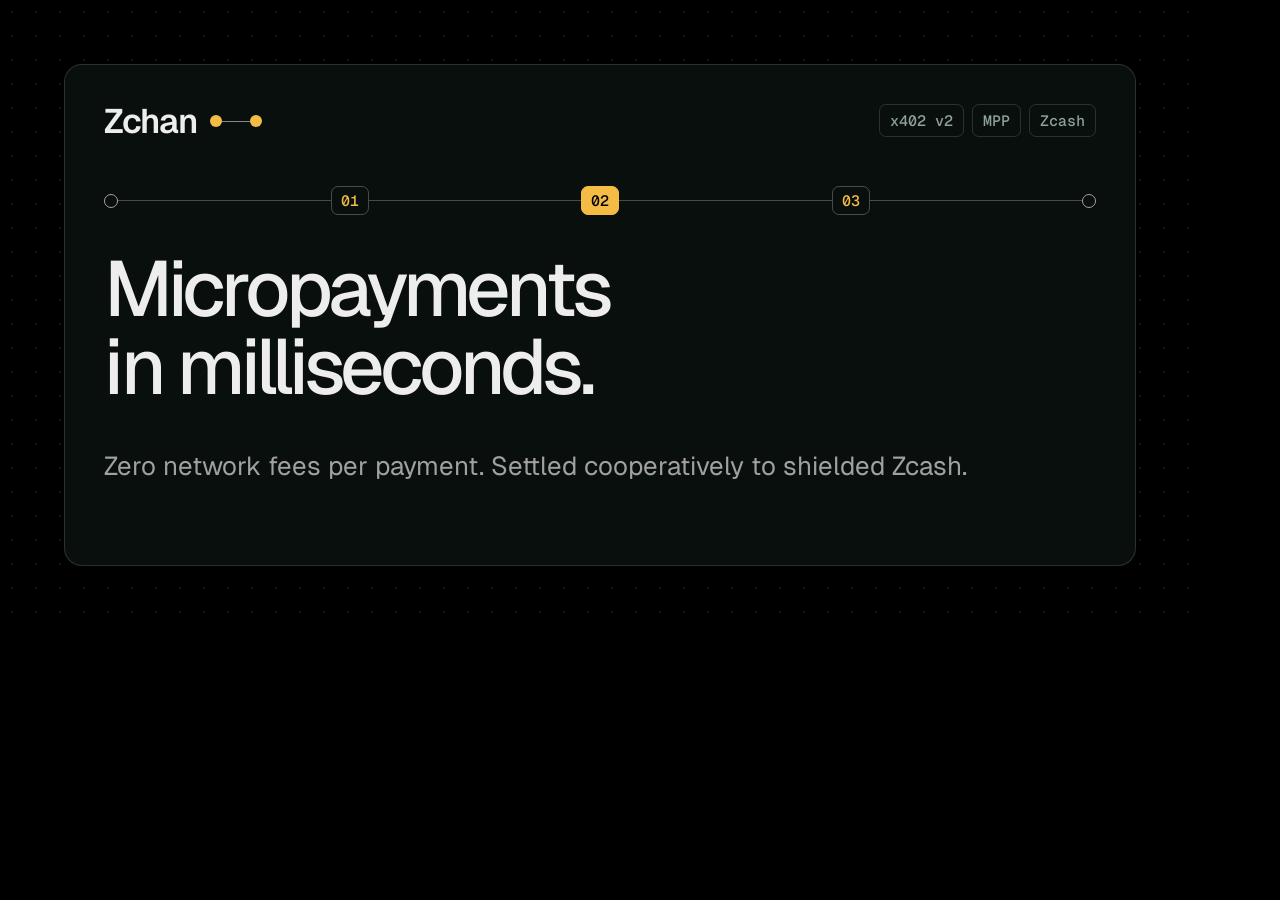
<file: site/src/og.html>
<!doctype html>
<!-- The social preview (site/og.png): render at 1200x630 with headless Chrome. -->
<html><head><meta charset="utf-8">
<link rel="stylesheet" href="https://fonts.googleapis.com/css2?family=Geist:wght@300..700&family=Geist+Mono:wght@400;500&display=swap">
<style>
* { box-sizing: border-box; margin: 0; }
body { width: 1200px; height: 630px; background: #000; color: #EDEDED; font-family: "Geist", sans-serif; position: relative; overflow: hidden; }
.grid { position: absolute; inset: 0; background-image: radial-gradient(rgba(255,255,255,.08) 1px, transparent 1px); background-size: 24px 24px; }
.pine { position: absolute; left: 64px; right: 64px; top: 64px; bottom: 64px; border: 1px solid rgba(255,255,255,.14); border-radius: 18px; background: rgba(11,18,16,.85); }
.mark { position: absolute; left: 104px; top: 104px; display: flex; align-items: center; gap: 14px; font: 600 34px/1 "Geist"; letter-spacing: -0.04em; }
.mark i { display: inline-block; width: 52px; height: 14px; position: relative; }
.mark i::before { content: ""; position: absolute; left: 6px; right: 6px; top: 6.5px; height: 1px; background: #878787; }
.mark i::after { content: ""; position: absolute; left: 0; top: 1px; width: 12px; height: 12px; border-radius: 50%; background: #F4BC45; box-shadow: 40px 0 0 #F4BC45; }
h1 { position: absolute; left: 104px; top: 250px; font: 480 78px/1 "Geist"; letter-spacing: -0.055em; }
p { position: absolute; left: 104px; top: 448px; font: 26px/1.4 "Geist"; color: #A1A1A1; }
.rail { position: absolute; left: 104px; right: 104px; top: 186px; display: flex; align-items: center; }
.rail .end { width: 14px; height: 14px; border-radius: 50%; border: 1px solid #A1A1A1; }
.rail .seg { flex: 1; height: 1px; background: rgba(255,255,255,.25); }
.rail .st { font: 500 15px/1 "Geist Mono"; padding: 6px 9px; border-radius: 7px; border: 1px solid rgba(255,255,255,.25); color: #F4BC45; }
.rail .st.on { background: #F4BC45; color: #000; border-color: #F4BC45; }
.tags { position: absolute; right: 104px; top: 104px; display: flex; gap: 8px; font: 500 15px/1 "Geist Mono"; color: #8FA39A; }
.tags span { border: 1px solid rgba(255,255,255,.14); border-radius: 7px; padding: 8px 10px; }
</style></head><body>
<div class="grid"></div><div class="pine"></div>
<div class="mark">Zchan<i></i></div>
<div class="tags"><span>x402 v2</span><span>MPP</span><span>Zcash</span></div>
<div class="rail"><span class="end"></span><span class="seg"></span><span class="st">01</span><span class="seg"></span><span class="st on">02</span><span class="seg"></span><span class="st">03</span><span class="seg"></span><span class="end"></span></div>
<h1>Micropayments<br>in milliseconds.</h1>
<p>Zero network fees per payment. Settled cooperatively to shielded Zcash.</p>
</body></html>
</file>
